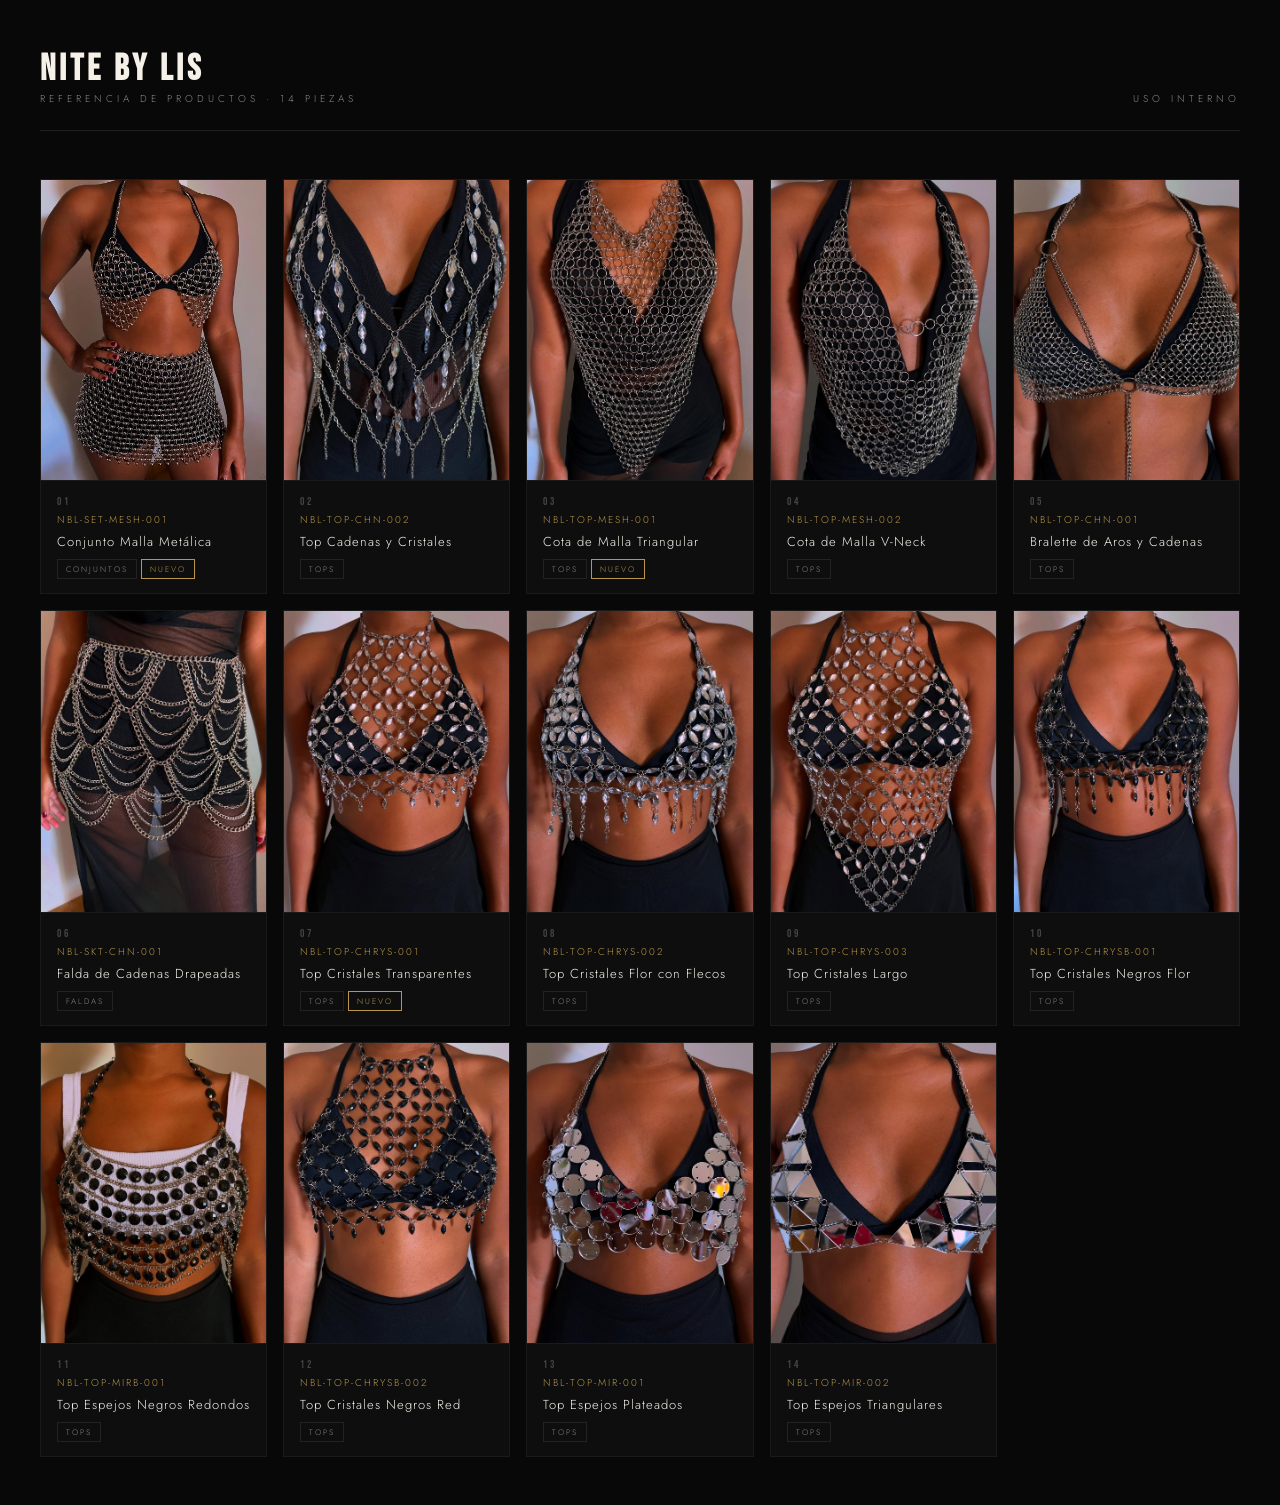
<file: catalogo-ref.html>
<!DOCTYPE html>
<html lang="es">
<head>
  <meta charset="UTF-8">
  <meta name="viewport" content="width=device-width, initial-scale=1.0">
  <title>Catálogo de Referencia — NITE BY LIS</title>
  <link href="https://fonts.googleapis.com/css2?family=Bebas+Neue&family=Jost:wght@200;300;400&display=swap" rel="stylesheet">
  <style>
    *, *::before, *::after { margin: 0; padding: 0; box-sizing: border-box; }

    body {
      background: #080808;
      color: #f5f0e8;
      font-family: 'Jost', sans-serif;
      font-weight: 300;
      padding: 48px 40px;
    }

    header {
      margin-bottom: 48px;
      border-bottom: 1px solid #1f1f1f;
      padding-bottom: 24px;
      display: flex;
      justify-content: space-between;
      align-items: flex-end;
    }

    h1 {
      font-family: 'Bebas Neue', sans-serif;
      font-size: 36px;
      letter-spacing: 4px;
      color: #f5f0e8;
    }

    .subtitle {
      font-size: 10px;
      letter-spacing: 4px;
      text-transform: uppercase;
      color: #888;
    }

    .grid {
      display: grid;
      grid-template-columns: repeat(auto-fill, minmax(200px, 1fr));
      gap: 16px;
    }

    .card {
      background: #0e0e0e;
      border: 1px solid #1a1a1a;
      overflow: hidden;
    }

    .card-img {
      width: 100%;
      aspect-ratio: 3/4;
      object-fit: cover;
      object-position: center top;
      display: block;
    }

    .card-body {
      padding: 14px 16px;
      border-top: 1px solid #1a1a1a;
    }

    .card-num {
      font-family: 'Bebas Neue', sans-serif;
      font-size: 11px;
      letter-spacing: 3px;
      color: #444;
      margin-bottom: 4px;
    }

    .card-code {
      font-size: 10px;
      letter-spacing: 2px;
      color: #b8954a;
      text-transform: uppercase;
      margin-bottom: 6px;
      word-break: break-all;
    }

    .card-name {
      font-size: 13px;
      letter-spacing: 1px;
      color: #f5f0e8;
      margin-bottom: 8px;
      line-height: 1.4;
    }

    .card-cats {
      display: flex;
      flex-wrap: wrap;
      gap: 4px;
    }

    .tag {
      font-size: 8px;
      letter-spacing: 2px;
      text-transform: uppercase;
      padding: 3px 8px;
      border: 1px solid #222;
      color: #888;
    }

    .tag.nuevo { border-color: #b8954a; color: #b8954a; }
    .tag.bestseller { border-color: #c8c8c8; color: #c8c8c8; }
  </style>
</head>
<body>

  <header>
    <div>
      <a href="index.html" style="text-decoration: none; color: inherit;">
        <h1>NITE BY LIS</h1>
      </a>      
      <p class="subtitle">Referencia de productos · 14 piezas</p>
    </div>
    <p class="subtitle">Uso interno</p>
  </header>

  <div class="grid">

    <div class="card">
      <img class="card-img" src="img/1.jpg" alt="Conjunto Malla Metálica">
      <div class="card-body">
        <p class="card-num">01</p>
        <p class="card-code">NBL-SET-MESH-001</p>
        <p class="card-name">Conjunto Malla Metálica</p>
        <div class="card-cats"><span class="tag">conjuntos</span><span class="tag nuevo">nuevo</span></div>
      </div>
    </div>

    <div class="card">
      <img class="card-img" src="img/2.jpg" alt="Top Cadenas y Cristales">
      <div class="card-body">
        <p class="card-num">02</p>
        <p class="card-code">NBL-TOP-CHN-002</p>
        <p class="card-name">Top Cadenas y Cristales</p>
        <div class="card-cats"><span class="tag">tops</span></div>
      </div>
    </div>

    <div class="card">
      <img class="card-img" src="img/3.jpg" alt="Cota de Malla Triangular">
      <div class="card-body">
        <p class="card-num">03</p>
        <p class="card-code">NBL-TOP-MESH-001</p>
        <p class="card-name">Cota de Malla Triangular</p>
        <div class="card-cats"><span class="tag">tops</span><span class="tag nuevo">nuevo</span></div>
      </div>
    </div>

    <div class="card">
      <img class="card-img" src="img/4.jpg" alt="Cota de Malla V-Neck">
      <div class="card-body">
        <p class="card-num">04</p>
        <p class="card-code">NBL-TOP-MESH-002</p>
        <p class="card-name">Cota de Malla V-Neck</p>
        <div class="card-cats"><span class="tag">tops</span></div>
      </div>
    </div>

    <div class="card">
      <img class="card-img" src="img/5.jpg" alt="Bralette de Aros y Cadenas">
      <div class="card-body">
        <p class="card-num">05</p>
        <p class="card-code">NBL-TOP-CHN-001</p>
        <p class="card-name">Bralette de Aros y Cadenas</p>
        <div class="card-cats"><span class="tag">tops</span></div>
      </div>
    </div>

    <div class="card">
      <img class="card-img" src="img/6.jpg" alt="Falda de Cadenas Drapeadas">
      <div class="card-body">
        <p class="card-num">06</p>
        <p class="card-code">NBL-SKT-CHN-001</p>
        <p class="card-name">Falda de Cadenas Drapeadas</p>
        <div class="card-cats"><span class="tag">faldas</span></div>
      </div>
    </div>

    <div class="card">
      <img class="card-img" src="img/7.jpg" alt="Top Cristales Transparentes">
      <div class="card-body">
        <p class="card-num">07</p>
        <p class="card-code">NBL-TOP-CHRYS-001</p>
        <p class="card-name">Top Cristales Transparentes</p>
        <div class="card-cats"><span class="tag">tops</span><span class="tag nuevo">nuevo</span></div>
      </div>
    </div>

    <div class="card">
      <img class="card-img" src="img/8.jpg" alt="Top Cristales Flor con Flecos">
      <div class="card-body">
        <p class="card-num">08</p>
        <p class="card-code">NBL-TOP-CHRYS-002</p>
        <p class="card-name">Top Cristales Flor con Flecos</p>
        <div class="card-cats"><span class="tag">tops</span></div>
      </div>
    </div>

    <div class="card">
      <img class="card-img" src="img/9.jpg" alt="Top Cristales Largo">
      <div class="card-body">
        <p class="card-num">09</p>
        <p class="card-code">NBL-TOP-CHRYS-003</p>
        <p class="card-name">Top Cristales Largo</p>
        <div class="card-cats"><span class="tag">tops</span></div>
      </div>
    </div>

    <div class="card">
      <img class="card-img" src="img/10.jpg" alt="Top Cristales Negros Flor">
      <div class="card-body">
        <p class="card-num">10</p>
        <p class="card-code">NBL-TOP-CHRYSB-001</p>
        <p class="card-name">Top Cristales Negros Flor</p>
        <div class="card-cats"><span class="tag">tops</span></div>
      </div>
    </div>

    <div class="card">
      <img class="card-img" src="img/11.jpg" alt="Top Espejos Negros Redondos">
      <div class="card-body">
        <p class="card-num">11</p>
        <p class="card-code">NBL-TOP-MIRB-001</p>
        <p class="card-name">Top Espejos Negros Redondos</p>
        <div class="card-cats"><span class="tag">tops</span></div>
      </div>
    </div>

    <div class="card">
      <img class="card-img" src="img/12.jpg" alt="Top Cristales Negros Red">
      <div class="card-body">
        <p class="card-num">12</p>
        <p class="card-code">NBL-TOP-CHRYSB-002</p>
        <p class="card-name">Top Cristales Negros Red</p>
        <div class="card-cats"><span class="tag">tops</span></div>
      </div>
    </div>

    <div class="card">
      <img class="card-img" src="img/13.jpg" alt="Top Espejos Plateados">
      <div class="card-body">
        <p class="card-num">13</p>
        <p class="card-code">NBL-TOP-MIR-001</p>
        <p class="card-name">Top Espejos Plateados</p>
        <div class="card-cats"><span class="tag">tops</span></div>
      </div>
    </div>

    <div class="card">
      <img class="card-img" src="img/14.jpg" alt="Top Espejos Triangulares">
      <div class="card-body">
        <p class="card-num">14</p>
        <p class="card-code">NBL-TOP-MIR-002</p>
        <p class="card-name">Top Espejos Triangulares</p>
        <div class="card-cats"><span class="tag">tops</span></div>
      </div>
    </div>

  </div>

</body>
</html>
</file>
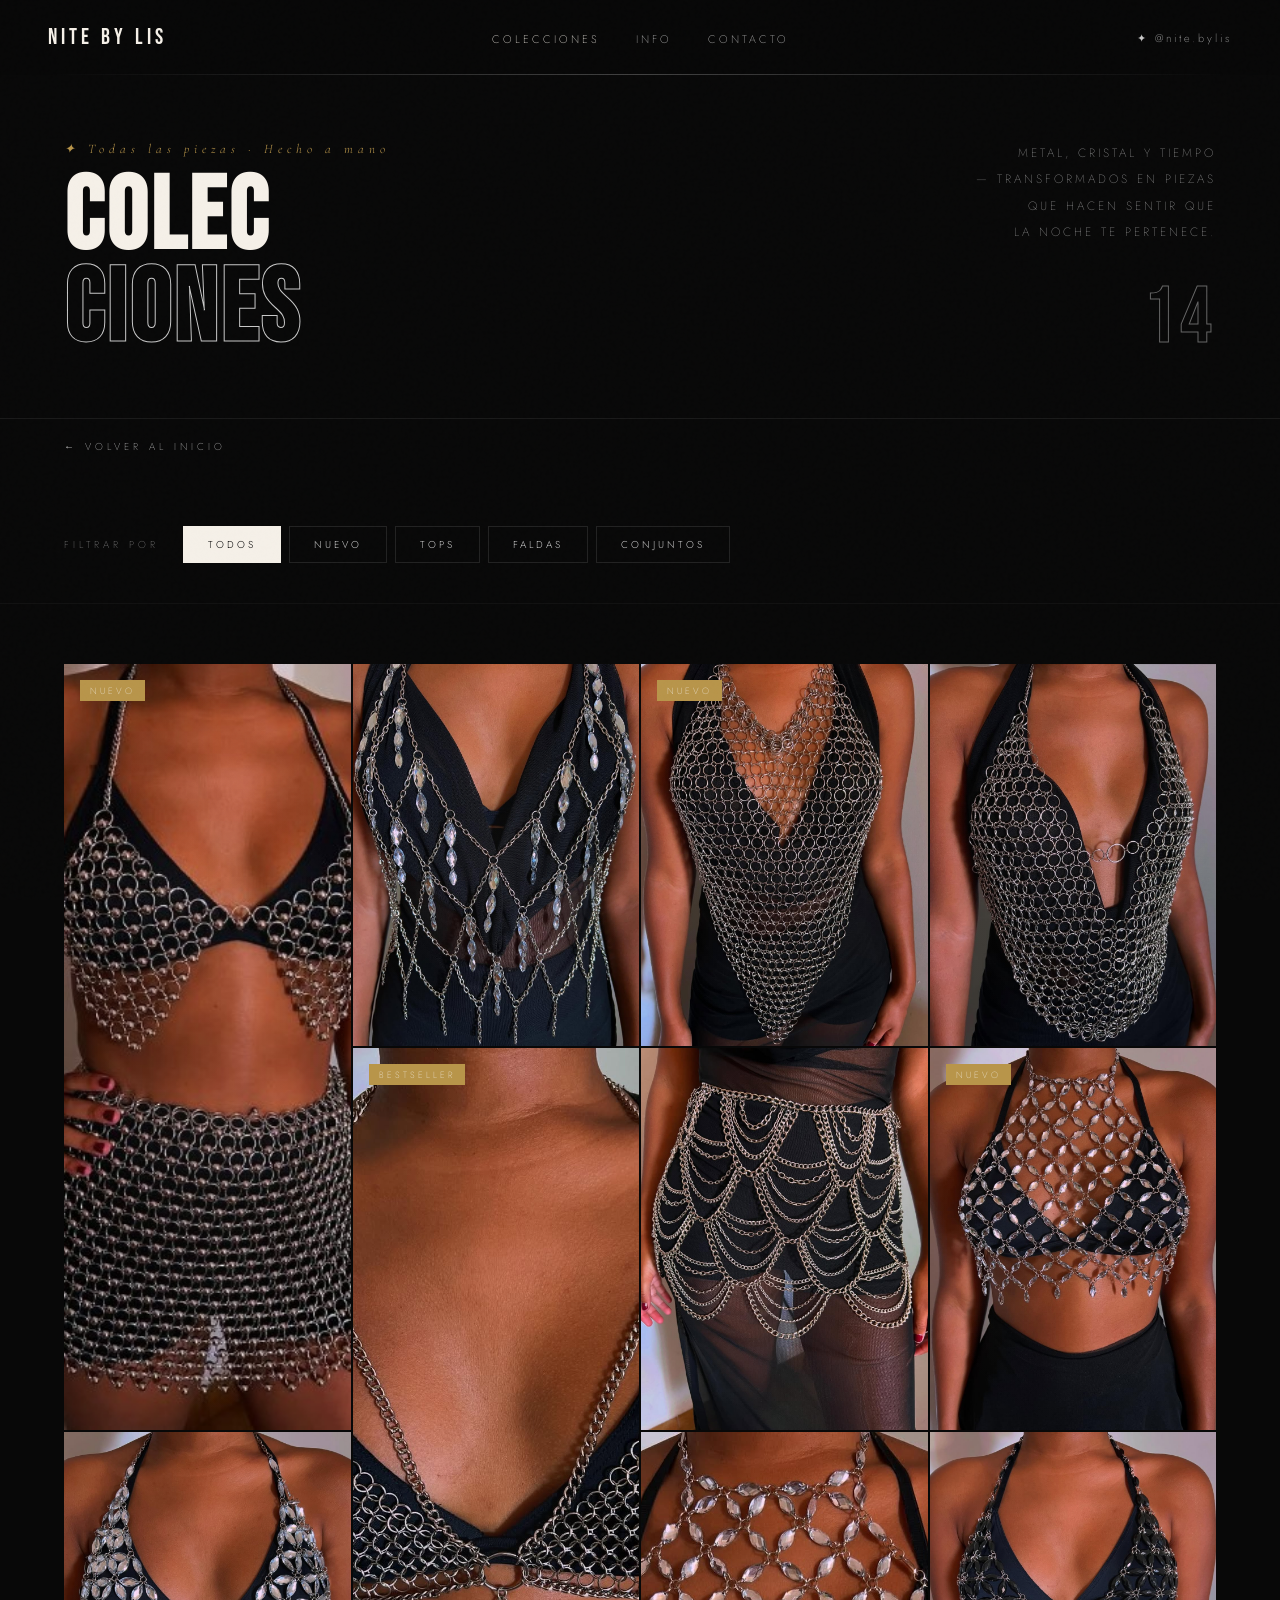
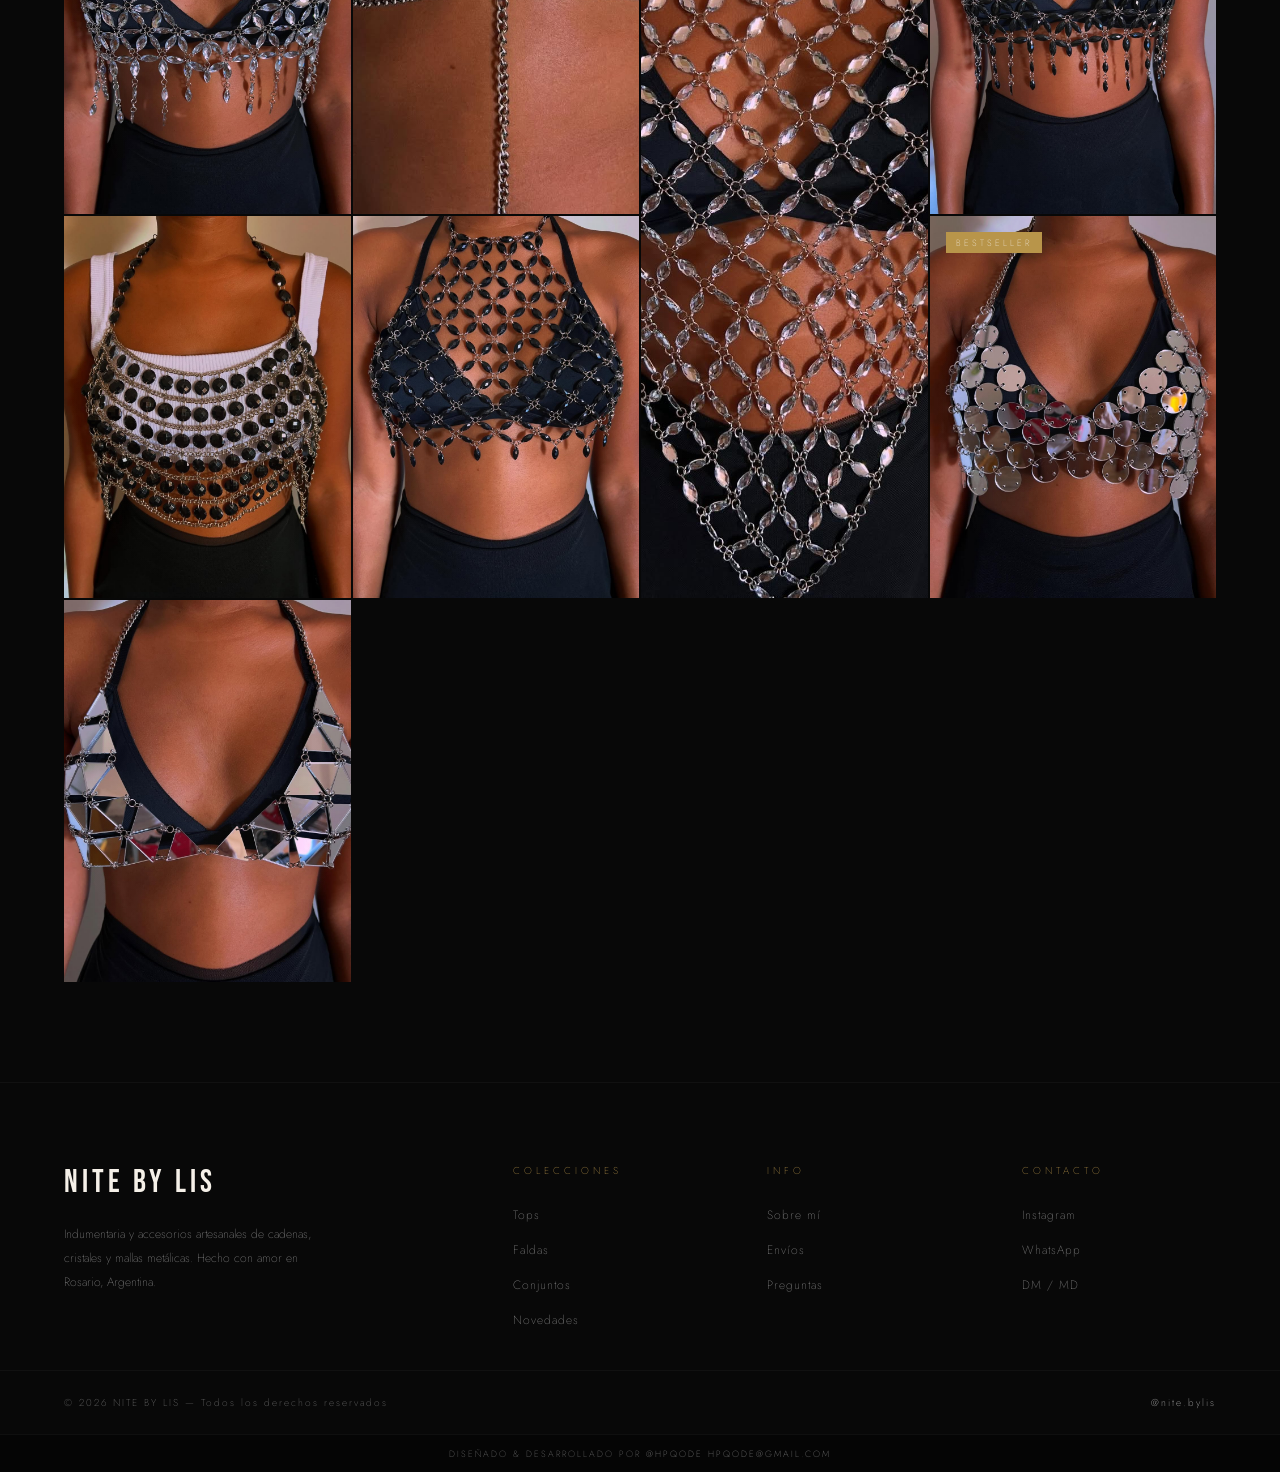
<file: colecciones.html>
<!DOCTYPE html>
<html lang="es">
<head>
  <meta charset="UTF-8">
  <meta name="viewport" content="width=device-width, initial-scale=1.0">
  <meta name="description" content="14 piezas únicas de cadenas, cristales y mallas metálicas. Tops, faldas y conjuntos hechos a mano en Rosario, Argentina.">
  <meta property="og:type"        content="website">
  <meta property="og:site_name"   content="NITE BY LIS">
  <meta property="og:title"       content="Colecciones — NITE BY LIS">
  <meta property="og:description" content="14 piezas únicas de cadenas, cristales y mallas metálicas. Tops, faldas y conjuntos hechos a mano en Rosario, Argentina.">
  <meta property="og:url"         content="https://nitebylis.netlify.app/colecciones.html">
  <meta property="og:image"       content="https://nitebylis.netlify.app/img/1.jpg">
  <meta name="twitter:card"       content="summary_large_image">
  <meta name="twitter:title"      content="Colecciones — NITE BY LIS">
  <meta name="twitter:description" content="14 piezas únicas de cadenas, cristales y mallas metálicas. Tops, faldas y conjuntos hechos a mano en Rosario, Argentina.">
  <meta name="twitter:image"      content="https://nitebylis.netlify.app/img/1.jpg">
  <title>Colecciones — NITE BY LIS</title>
  <link rel="preconnect" href="https://fonts.googleapis.com">
  <link rel="preconnect" href="https://fonts.gstatic.com" crossorigin>
  <link href="https://fonts.googleapis.com/css2?family=Cormorant+Garamond:ital,wght@0,300;0,400;0,700;1,300;1,400&family=Bebas+Neue&family=Jost:wght@200;300;400&display=swap" rel="stylesheet">
  <link rel="canonical" href="https://nitebylis.netlify.app/colecciones.html">
  <link rel="icon" type="image/svg+xml" href="favicon.svg">
  <link rel="stylesheet" href="css/styles.css">
  <link rel="stylesheet" href="css/colecciones.css">
</head>
<body class="page-inner">

  <!-- NAV -->
  <nav>
    <a href="index.html" class="nav-logo">NITE BY LIS</a>
    <ul class="nav-links">
      <!-- <li><a href="tienda.html">Tienda</a></li> -->
      <li><a href="colecciones.html" style="color:var(--white)">Colecciones</a></li>
      <li><a href="info.html">Info</a></li>
      <li><a href="#contacto">Contacto</a></li>
    </ul>
    <a href="https://instagram.com/nite.bylis" class="nav-ig">
      ✦ @nite.bylis
    </a>
    <button class="nav-hamburger" id="navHamburger" aria-label="Abrir menú" aria-expanded="false">
      <span></span><span></span><span></span>
    </button>
  </nav>
  <!-- Mobile nav drawer -->
  <div class="nav-drawer" id="navDrawer" aria-hidden="true">
    <ul class="nav-links">
      <!-- <li><a href="tienda.html">Tienda</a></li> -->
      <li><a href="colecciones.html">Colecciones</a></li>
      <li><a href="info.html">Info</a></li>
      <li><a href="#contacto">Contacto</a></li>
    </ul>
    <a href="https://instagram.com/nite.bylis" class="nav-drawer-ig">✦ @nite.bylis</a>
  </div>

  <!-- PAGE HEADER -->
  <div class="col-header">
    <div class="col-header-left">
      <span class="col-header-eyebrow">✦ Todas las piezas · Hecho a mano</span>
      <h1 class="col-header-title">
        COLEC<br><span>CIONES</span>
      </h1>
    </div>
    <div class="col-header-right">
      <p class="col-header-desc">Metal, cristal y tiempo<br>— transformados en piezas<br>que hacen sentir que<br>la noche te pertenece.</p>
      <p class="col-count">14</p>
    </div>
  </div>

  <!-- BACK -->
  <a href="index.html" class="back-link">← Volver al inicio</a>

  <!-- FILTERS -->
  <div class="filters-wrap">
    <span class="filter-label">Filtrar por</span>
    <button class="filter-btn active" data-filter="all">Todos</button>
    <button class="filter-btn" data-filter="nuevo">Nuevo</button>
    <button class="filter-btn" data-filter="tops">Tops</button>
    <button class="filter-btn" data-filter="faldas">Faldas</button>
    <button class="filter-btn" data-filter="conjuntos">Conjuntos</button>
  </div>

  <!-- GRID -->
  <div class="col-grid-wrap">
    <div class="col-grid">

      <div class="product-card feat reveal" data-cat="conjuntos nuevo" data-id="NBL-SET-MESH-001">
        <div class="product-img"><img loading="lazy" src="img/1.jpg" alt="Conjunto Malla Metálica"></div>
        <div class="product-tag">Nuevo</div>
        <div class="product-overlay">
          <p class="product-id">NBL-SET-MESH-001</p>
          <p class="product-name">Conjunto Malla Metálica</p>
          <p class="product-price">Consultar precio al MD</p>
          <a class="btn-wa wa-link" href="#">Consultar por WhatsApp</a>
        </div>
      </div>

      <div class="product-card reveal" data-cat="tops" data-id="NBL-TOP-CHN-002">
        <div class="product-img"><img loading="lazy" src="img/2.jpg" alt="Top Cadenas y Cristales"></div>
        <div class="product-overlay">
          <p class="product-id">NBL-TOP-CHN-002</p>
          <p class="product-name">Top Cadenas y Cristales</p>
          <p class="product-price">Consultar precio al MD</p>
          <a class="btn-wa wa-link" href="#">Consultar por WhatsApp</a>
        </div>
      </div>

      <div class="product-card reveal" data-cat="tops nuevo" data-id="NBL-TOP-MESH-001">
        <div class="product-img"><img loading="lazy" src="img/3.jpg" alt="Cota de Malla Triangular"></div>
        <div class="product-tag">Nuevo</div>
        <div class="product-overlay">
          <p class="product-id">NBL-TOP-MESH-001</p>
          <p class="product-name">Cota de Malla Triangular</p>
          <p class="product-price">Consultar precio al MD</p>
          <a class="btn-wa wa-link" href="#">Consultar por WhatsApp</a>
        </div>
      </div>

      <div class="product-card reveal" data-cat="tops" data-id="NBL-TOP-MESH-002">
        <div class="product-img"><img loading="lazy" src="img/4.jpg" alt="Cota de Malla V-Neck"></div>
        <div class="product-overlay">
          <p class="product-id">NBL-TOP-MESH-002</p>
          <p class="product-name">Cota de Malla V-Neck</p>
          <p class="product-price">Consultar precio al MD</p>
          <a class="btn-wa wa-link" href="#">Consultar por WhatsApp</a>
        </div>
      </div>

      <div class="product-card feat reveal" data-cat="tops" data-id="NBL-TOP-CHN-001">
        <div class="product-img"><img loading="lazy" src="img/5.jpg" alt="Bralette de Aros y Cadenas"></div>
        <div class="product-tag">Bestseller</div>
        <div class="product-overlay">
          <p class="product-id">NBL-TOP-CHN-001</p>
          <p class="product-name">Bralette de Aros y Cadenas</p>
          <p class="product-price">Consultar precio al MD</p>
          <a class="btn-wa wa-link" href="#">Consultar por WhatsApp</a>
        </div>
      </div>

      <div class="product-card reveal" data-cat="faldas" data-id="NBL-SKT-CHN-001">
        <div class="product-img"><img loading="lazy" src="img/6.jpg" alt="Falda de Cadenas Drapeadas"></div>
        <div class="product-overlay">
          <p class="product-id">NBL-SKT-CHN-001</p>
          <p class="product-name">Falda de Cadenas Drapeadas</p>
          <p class="product-price">Consultar precio al MD</p>
          <a class="btn-wa wa-link" href="#">Consultar por WhatsApp</a>
        </div>
      </div>

      <div class="product-card reveal" data-cat="tops nuevo" data-id="NBL-TOP-CHRYS-001">
        <div class="product-img"><img loading="lazy" src="img/7.jpg" alt="Top Cristales Transparentes"></div>
        <div class="product-tag">Nuevo</div>
        <div class="product-overlay">
          <p class="product-id">NBL-TOP-CHRYS-001</p>
          <p class="product-name">Top Cristales Transparentes</p>
          <p class="product-price">Consultar precio al MD</p>
          <a class="btn-wa wa-link" href="#">Consultar por WhatsApp</a>
        </div>
      </div>

      <div class="product-card reveal" data-cat="tops" data-id="NBL-TOP-CHRYS-002">
        <div class="product-img"><img loading="lazy" src="img/8.jpg" alt="Top Cristales Flor con Flecos"></div>
        <div class="product-overlay">
          <p class="product-id">NBL-TOP-CHRYS-002</p>
          <p class="product-name">Top Cristales Flor con Flecos</p>
          <p class="product-price">Consultar precio al MD</p>
          <a class="btn-wa wa-link" href="#">Consultar por WhatsApp</a>
        </div>
      </div>

      <div class="product-card feat reveal" data-cat="tops" data-id="NBL-TOP-CHRYS-003">
        <div class="product-img"><img loading="lazy" src="img/9.jpg" alt="Top Cristales Largo"></div>
        <div class="product-overlay">
          <p class="product-id">NBL-TOP-CHRYS-003</p>
          <p class="product-name">Top Cristales Largo</p>
          <p class="product-price">Consultar precio al MD</p>
          <a class="btn-wa wa-link" href="#">Consultar por WhatsApp</a>
        </div>
      </div>

      <div class="product-card reveal" data-cat="tops" data-id="NBL-TOP-CHRYSB-001">
        <div class="product-img"><img loading="lazy" src="img/10.jpg" alt="Top Cristales Negros Flor"></div>
        <div class="product-overlay">
          <p class="product-id">NBL-TOP-CHRYSB-001</p>
          <p class="product-name">Top Cristales Negros Flor</p>
          <p class="product-price">Consultar precio al MD</p>
          <a class="btn-wa wa-link" href="#">Consultar por WhatsApp</a>
        </div>
      </div>

      <div class="product-card reveal" data-cat="tops" data-id="NBL-TOP-MIRB-001">
        <div class="product-img"><img loading="lazy" src="img/11.jpg" alt="Top Espejos Negros Redondos"></div>
        <div class="product-overlay">
          <p class="product-id">NBL-TOP-MIRB-001</p>
          <p class="product-name">Top Espejos Negros Redondos</p>
          <p class="product-price">Consultar precio al MD</p>
          <a class="btn-wa wa-link" href="#">Consultar por WhatsApp</a>
        </div>
      </div>

      <div class="product-card reveal" data-cat="tops" data-id="NBL-TOP-CHRYSB-002">
        <div class="product-img"><img loading="lazy" src="img/12.jpg" alt="Top Cristales Negros Red"></div>
        <div class="product-overlay">
          <p class="product-id">NBL-TOP-CHRYSB-002</p>
          <p class="product-name">Top Cristales Negros Red</p>
          <p class="product-price">Consultar precio al MD</p>
          <a class="btn-wa wa-link" href="#">Consultar por WhatsApp</a>
        </div>
      </div>

      <div class="product-card reveal" data-cat="tops" data-id="NBL-TOP-MIR-001">
        <div class="product-img"><img loading="lazy" src="img/13.jpg" alt="Top Espejos Plateados"></div>
        <div class="product-tag">Bestseller</div>
        <div class="product-overlay">
          <p class="product-id">NBL-TOP-MIR-001</p>
          <p class="product-name">Top Espejos Plateados</p>
          <p class="product-price">Consultar precio al MD</p>
          <a class="btn-wa wa-link" href="#">Consultar por WhatsApp</a>
        </div>
      </div>

      <div class="product-card reveal" data-cat="tops" data-id="NBL-TOP-MIR-002">
        <div class="product-img"><img loading="lazy" src="img/14.jpg" alt="Top Espejos Triangulares"></div>
        <div class="product-overlay">
          <p class="product-id">NBL-TOP-MIR-002</p>
          <p class="product-name">Top Espejos Triangulares</p>
          <p class="product-price">Consultar precio al MD</p>
          <a class="btn-wa wa-link" href="#">Consultar por WhatsApp</a>
        </div>
      </div>

    </div>
  </div>

  <!-- FOOTER -->
  <footer>
    <div>
      <p class="footer-brand">NITE BY LIS</p>
      <p class="footer-desc">Indumentaria y accesorios artesanales de cadenas, cristales y mallas metálicas. Hecho con amor en Rosario, Argentina.</p>
    </div>
        <div>
      <p class="footer-col-title">Colecciones</p>
      <ul class="footer-links">
        <li><a href="colecciones.html?filter=tops">Tops</a></li>
        <li><a href="colecciones.html?filter=faldas">Faldas</a></li>
        <li><a href="colecciones.html?filter=conjuntos">Conjuntos</a></li>
        <li><a href="colecciones.html?filter=nuevo">Novedades</a></li>
      </ul>
    </div>
    <div>
      <p class="footer-col-title">Info</p>
      <ul class="footer-links">
        <li><a href="info.html#sobre-mi">Sobre mí</a></li>
        <li><a href="info.html#envios">Envíos</a></li>
        <li><a href="info.html#preguntas">Preguntas</a></li>
      </ul>
    </div>
    <div>
      <p class="footer-col-title" id="contacto">Contacto</p>
      <ul class="footer-links">
        <li><a href="https://instagram.com/nite.bylis" target="_blank" rel="noopener">Instagram</a></li>
        <li><a href="https://wa.me/0000000000000?text=Hola%21%20Quiero%20contactarme%20con%20NITE%20BY%20LIS%20%E2%9C%A6" target="_blank" rel="noopener">WhatsApp</a></li>
        <li><a href="https://instagram.com/nite.bylis" target="_blank" rel="noopener">DM / MD</a></li>
      </ul>
    </div>
  </footer>

  <div class="footer-bottom">
    <p class="footer-copy">© 2026 NITE BY LIS — Todos los derechos reservados</p>
    <a href="https://instagram.com/nite.bylis" class="footer-ig">@nite.bylis</a>
  </div>
  <div class="footer-dev">
    <p class="footer-dev-text">
      Diseñado &amp; desarrollado por
      <a href="https://www.instagram.com/cestmoi_pitt/" target="_blank" rel="noopener" class="footer-dev-link">@hpqode</a>
      <a href="mailto:hpqode@gmail.com" class="footer-dev-link">hpqode@gmail.com</a>
    </p>
  </div>

  <script src="js/config.js"></script>
  <script src="js/main.js"></script>
  <script src="js/colecciones.js"></script>
</body>
</html>
</file>
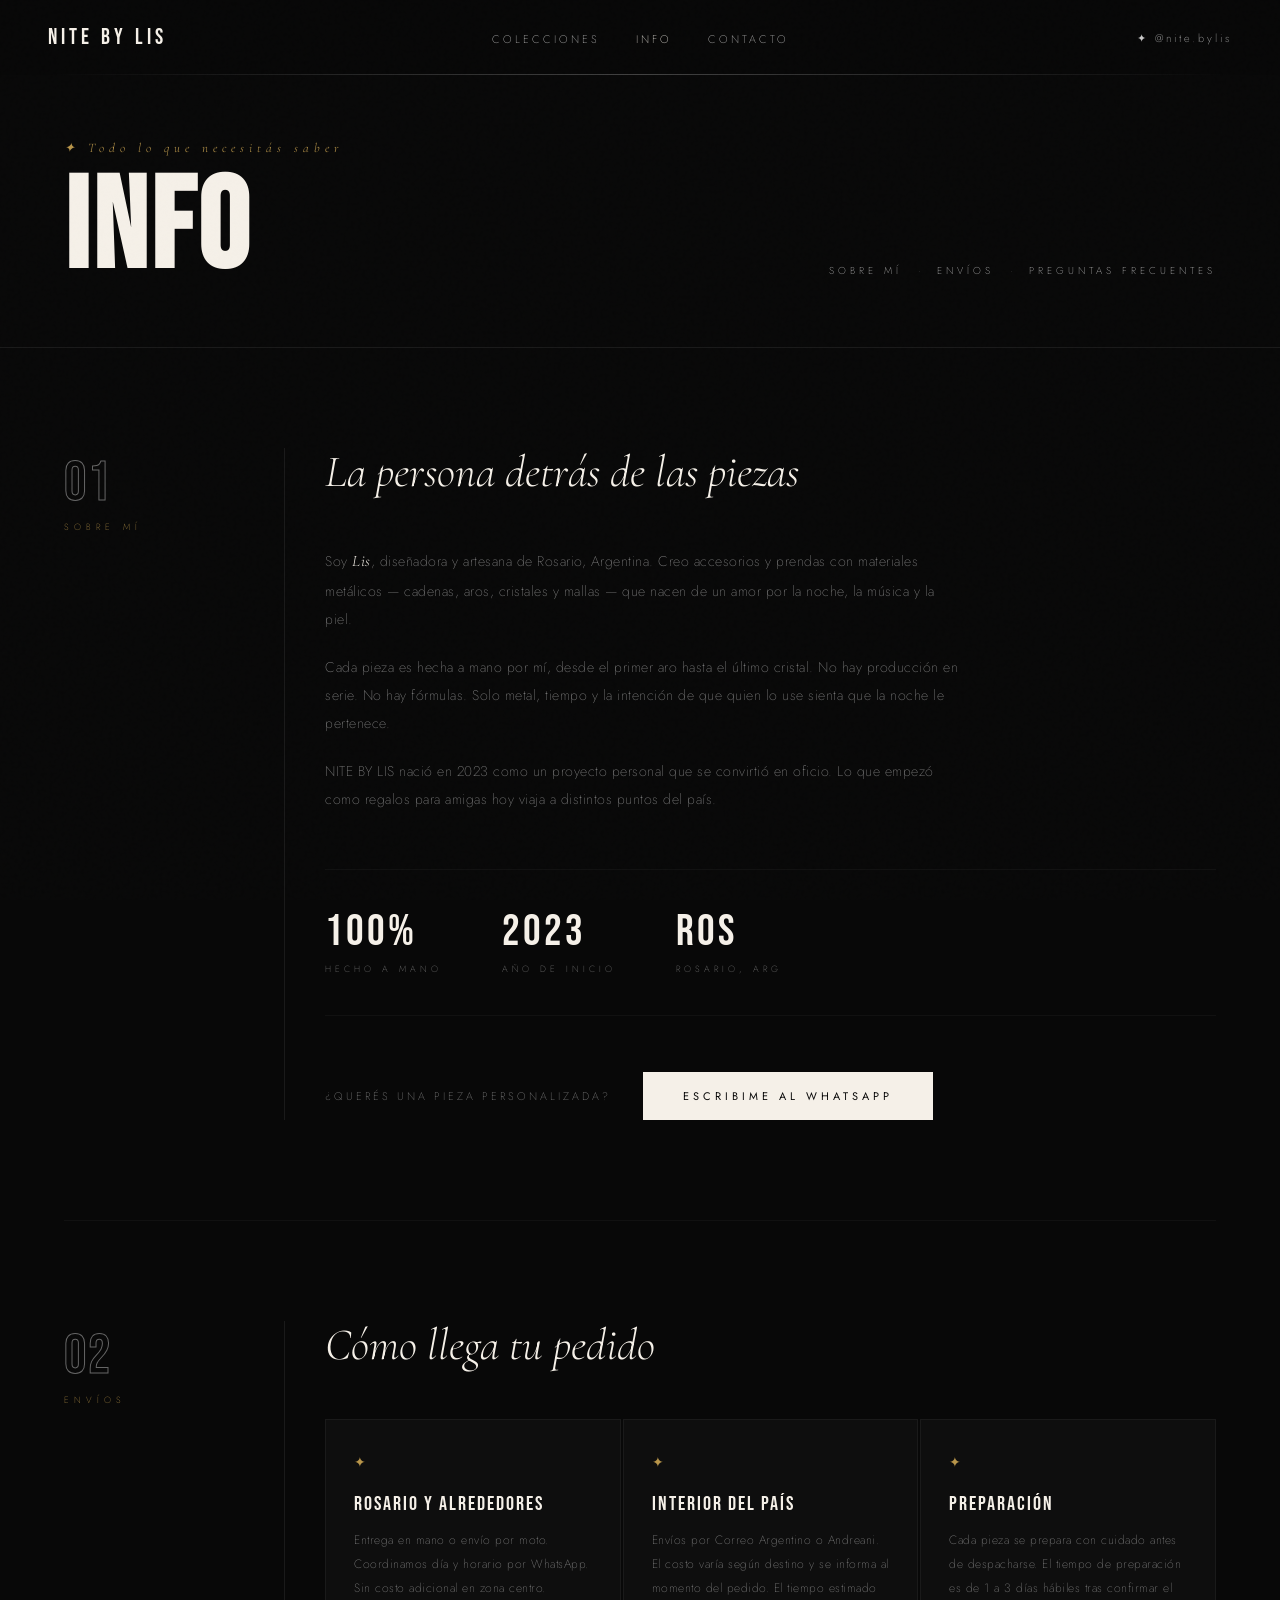
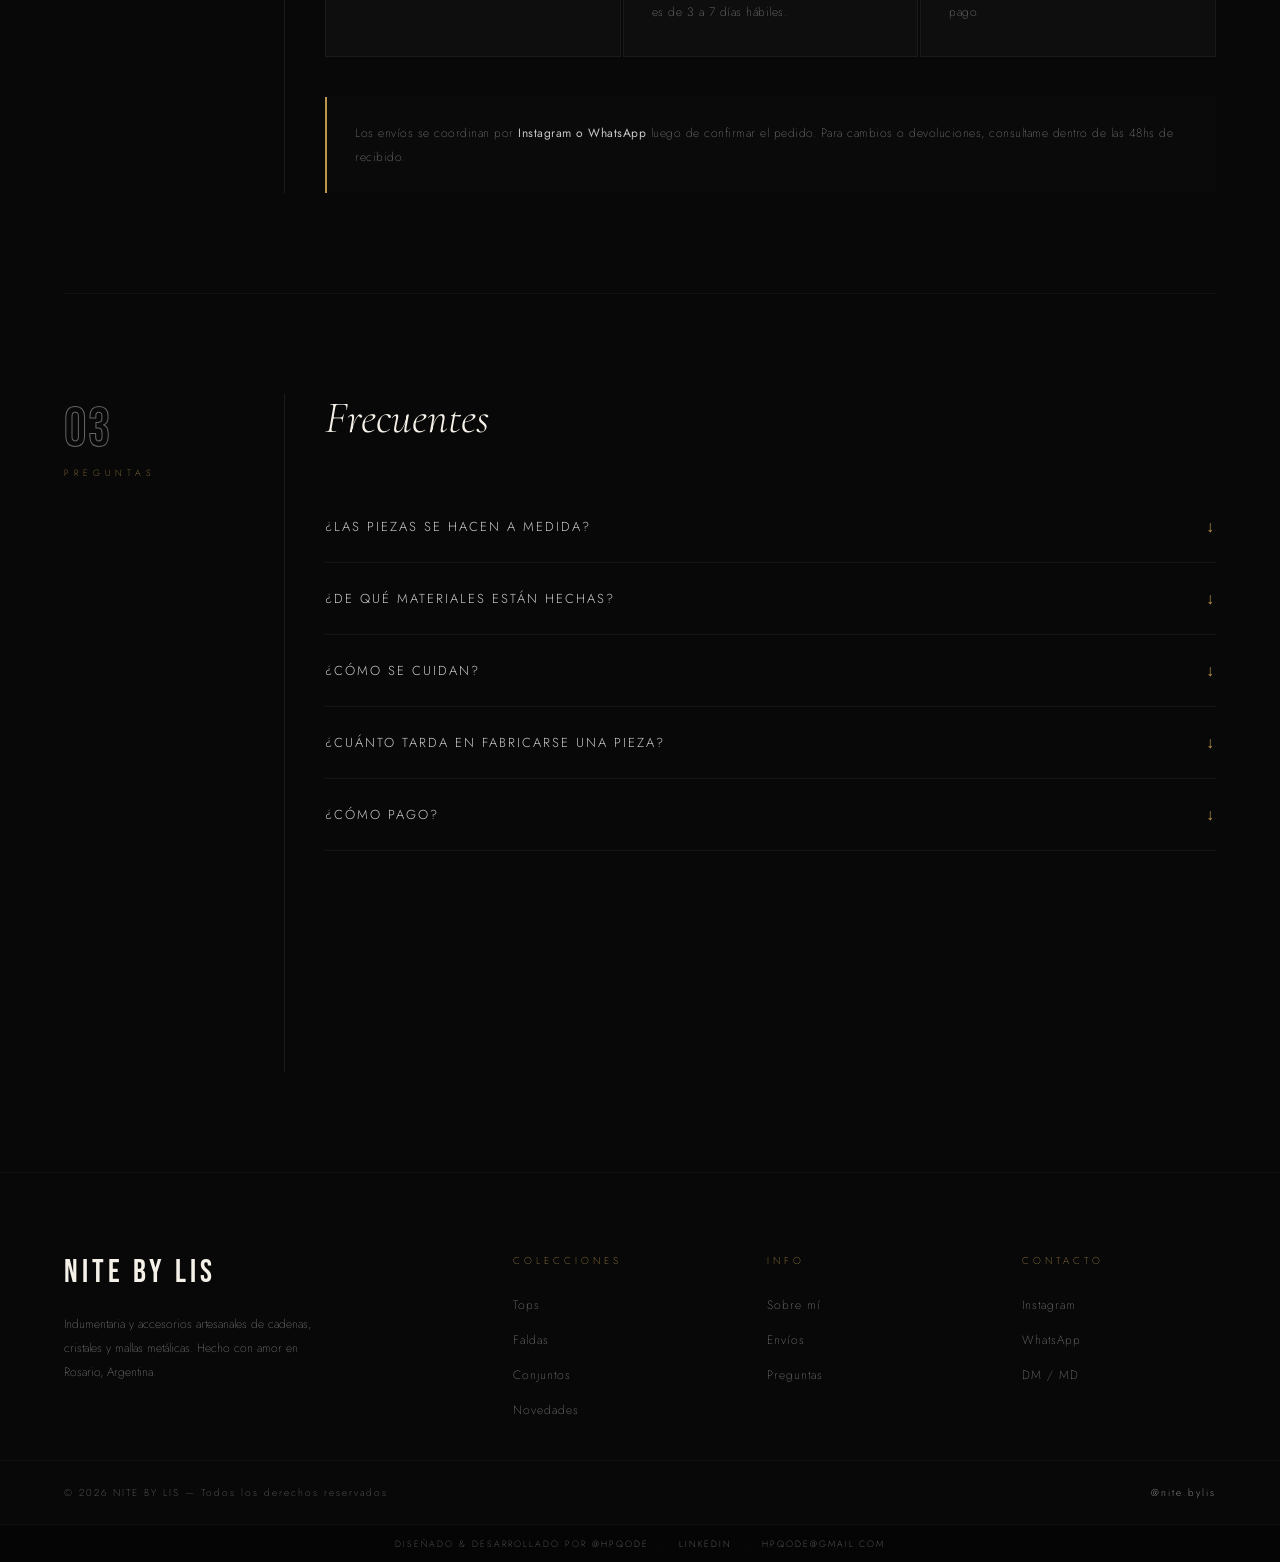
<file: info.html>
<!DOCTYPE html>
<html lang="es">
<head>
  <meta charset="UTF-8">
  <meta name="viewport" content="width=device-width, initial-scale=1.0">
  <meta name="description" content="Sobre la marca, envíos y preguntas frecuentes. NITE BY LIS, accesorios artesanales de metal y cristal, Rosario, Argentina.">
  <meta property="og:type"        content="website">
  <meta property="og:site_name"   content="NITE BY LIS">
  <meta property="og:title"       content="Info — NITE BY LIS">
  <meta property="og:description" content="Sobre la marca, envíos y preguntas frecuentes. NITE BY LIS, accesorios artesanales de metal y cristal, Rosario, Argentina.">
  <meta property="og:url"         content="https://nitebylis.netlify.app/info.html">
  <meta property="og:image"       content="https://nitebylis.netlify.app/img/1.jpg">
  <meta name="twitter:card"       content="summary_large_image">
  <meta name="twitter:title"      content="Info — NITE BY LIS">
  <meta name="twitter:description" content="Sobre la marca, envíos y preguntas frecuentes. NITE BY LIS, accesorios artesanales de metal y cristal, Rosario, Argentina.">
  <meta name="twitter:image"      content="https://nitebylis.netlify.app/img/1.jpg">
  <title>Info — NITE BY LIS</title>
  <link rel="preconnect" href="https://fonts.googleapis.com">
  <link rel="preconnect" href="https://fonts.gstatic.com" crossorigin>
  <link href="https://fonts.googleapis.com/css2?family=Cormorant+Garamond:ital,wght@0,300;0,400;0,700;1,300;1,400&family=Bebas+Neue&family=Jost:wght@200;300;400&display=swap" rel="stylesheet">
  <link rel="canonical" href="https://nitebylis.netlify.app/info.html">
  <link rel="icon" type="image/svg+xml" href="favicon.svg">
  <link rel="stylesheet" href="css/styles.css">
  <link rel="stylesheet" href="css/info.css">
</head>
<body class="page-inner">

  <!-- NAV -->
  <nav>
    <a href="index.html" class="nav-logo">NITE BY LIS</a>
    <ul class="nav-links">
      <!-- <li><a href="tienda.html">Tienda</a></li> -->
      <li><a href="colecciones.html">Colecciones</a></li>
      <li><a href="info.html" style="color:var(--white)">Info</a></li>
      <li><a href="#contacto">Contacto</a></li>
    </ul>
    <a href="https://instagram.com/nite.bylis" class="nav-ig">
      ✦ @nite.bylis
    </a>
    <button class="nav-hamburger" id="navHamburger" aria-label="Abrir menú" aria-expanded="false">
      <span></span><span></span><span></span>
    </button>
  </nav>
  <!-- Mobile nav drawer -->
  <div class="nav-drawer" id="navDrawer" aria-hidden="true">
    <ul class="nav-links">
      <!-- <li><a href="tienda.html">Tienda</a></li> -->
      <li><a href="colecciones.html">Colecciones</a></li>
      <li><a href="info.html">Info</a></li>
      <li><a href="#contacto">Contacto</a></li>
    </ul>
    <a href="https://instagram.com/nite.bylis" class="nav-drawer-ig">✦ @nite.bylis</a>
  </div>

  <!-- PAGE HEADER -->
  <header class="info-header">
    <div class="info-header-inner">
      <span class="info-eyebrow">✦ Todo lo que necesitás saber</span>
      <h1 class="info-title">INFO</h1>
    </div>
    <nav class="info-anchors" aria-label="Secciones">
      <a href="#sobre-mi" class="info-anchor">Sobre mí</a>
      <span class="info-anchor-sep">·</span>
      <a href="#envios" class="info-anchor">Envíos</a>
      <span class="info-anchor-sep">·</span>
      <a href="#preguntas" class="info-anchor">Preguntas frecuentes</a>
    </nav>
  </header>

  <!-- ==============================
       SOBRE MÍ
  ================================= -->
  <section class="info-section" id="sobre-mi">
    <div class="info-section-label reveal">
      <span>01</span>
      <p>Sobre mí</p>
    </div>
    <div class="info-section-body">
      <h2 class="info-section-title reveal">La persona detrás de las piezas</h2>

      <div class="info-bio reveal">
        <p class="info-bio-text">
          Soy <em>Lis</em>, diseñadora y artesana de Rosario, Argentina. Creo accesorios y prendas con materiales metálicos — cadenas, aros, cristales y mallas — que nacen de un amor por la noche, la música y la piel.
        </p>
        <p class="info-bio-text">
          Cada pieza es hecha a mano por mí, desde el primer aro hasta el último cristal. No hay producción en serie. No hay fórmulas. Solo metal, tiempo y la intención de que quien lo use sienta que la noche le pertenece.
        </p>
        <p class="info-bio-text">
          NITE BY LIS nació en 2023 como un proyecto personal que se convirtió en oficio. Lo que empezó como regalos para amigas hoy viaja a distintos puntos del país.
        </p>
      </div>

      <div class="info-stats reveal">
        <div class="info-stat">
          <p class="info-stat-num">100%</p>
          <p class="info-stat-label">Hecho a mano</p>
        </div>
        <div class="info-stat">
          <p class="info-stat-num">2023</p>
          <p class="info-stat-label">Año de inicio</p>
        </div>
        <div class="info-stat">
          <p class="info-stat-num">ROS</p>
          <p class="info-stat-label">Rosario, ARG</p>
        </div>
      </div>

      <div class="info-contact-cta reveal">
        <p class="info-contact-label">¿Querés una pieza personalizada?</p>
        <a href="https://wa.me/0000000000000?text=Hola%21%20Me%20gustar%C3%ADa%20consultar%20por%20una%20pieza%20personalizada%20de%20NITE%20BY%20LIS%20%E2%9C%A6" class="btn-primary" target="_blank" rel="noopener"><span>Escribime al WhatsApp</span></a>
      </div>
    </div>
  </section>

  <div class="info-divider"></div>

  <!-- ==============================
       ENVÍOS
  ================================= -->
  <section class="info-section" id="envios">
    <div class="info-section-label reveal">
      <span>02</span>
      <p>Envíos</p>
    </div>
    <div class="info-section-body">
      <h2 class="info-section-title reveal">Cómo llega tu pedido</h2>

      <div class="info-cards reveal">
        <div class="info-card">
          <p class="info-card-icon">✦</p>
          <p class="info-card-title">Rosario y alrededores</p>
          <p class="info-card-text">Entrega en mano o envío por moto. Coordinamos día y horario por WhatsApp. Sin costo adicional en zona centro.</p>
        </div>
        <div class="info-card">
          <p class="info-card-icon">✦</p>
          <p class="info-card-title">Interior del país</p>
          <p class="info-card-text">Envíos por Correo Argentino o Andreani. El costo varía según destino y se informa al momento del pedido. El tiempo estimado es de 3 a 7 días hábiles.</p>
        </div>
        <div class="info-card">
          <p class="info-card-icon">✦</p>
          <p class="info-card-title">Preparación</p>
          <p class="info-card-text">Cada pieza se prepara con cuidado antes de despacharse. El tiempo de preparación es de 1 a 3 días hábiles tras confirmar el pago.</p>
        </div>
      </div>

      <div class="info-note reveal">
        <p>Los envíos se coordinan por <strong>Instagram o WhatsApp</strong> luego de confirmar el pedido. Para cambios o devoluciones, consultame dentro de las 48hs de recibido.</p>
      </div>
    </div>
  </section>

  <div class="info-divider"></div>

  <!-- ==============================
       PREGUNTAS FRECUENTES
  ================================= -->
  <section class="info-section" id="preguntas">
    <div class="info-section-label reveal">
      <span>03</span>
      <p>Preguntas</p>
    </div>
    <div class="info-section-body">
      <h2 class="info-section-title reveal">Frecuentes</h2>

      <div class="faq-list">

        <div class="faq-item reveal">
          <button class="faq-question" aria-expanded="false">
            ¿Las piezas se hacen a medida?
            <span class="faq-arrow">↓</span>
          </button>
          <div class="faq-answer">
            <p>Sí. Muchas piezas se pueden adaptar en longitud, ancho o material. Consultame por WhatsApp o DM con tus medidas y te digo las posibilidades.</p>
          </div>
        </div>

        <div class="faq-item reveal">
          <button class="faq-question" aria-expanded="false">
            ¿De qué materiales están hechas?
            <span class="faq-arrow">↓</span>
          </button>
          <div class="faq-answer">
            <p>Uso cadenas metálicas bañadas en plata, aros de metal, cristales facetados, espejos cortados y malla metálica. Todos los materiales son hipoalergénicos en su mayoría, pero si tenés sensibilidad en la piel avisame y busco la mejor opción para vos.</p>
          </div>
        </div>

        <div class="faq-item reveal">
          <button class="faq-question" aria-expanded="false">
            ¿Cómo se cuidan?
            <span class="faq-arrow">↓</span>
          </button>
          <div class="faq-answer">
            <p>Evitá el contacto con agua, perfumes y cremas. Guardá en una bolsita o caja para que no se enganchen. Con ese cuidado básico, duran mucho tiempo en perfectas condiciones.</p>
          </div>
        </div>

        <div class="faq-item reveal">
          <button class="faq-question" aria-expanded="false">
            ¿Cuánto tarda en fabricarse una pieza?
            <span class="faq-arrow">↓</span>
          </button>
          <div class="faq-answer">
            <p>Depende de la complejidad. Las piezas de catálogo generalmente están disponibles de inmediato. Los encargos personalizados pueden tardar entre 5 y 15 días hábiles. Te doy un plazo exacto al confirmar el pedido.</p>
          </div>
        </div>

        <div class="faq-item reveal">
          <button class="faq-question" aria-expanded="false">
            ¿Cómo pago?
            <span class="faq-arrow">↓</span>
          </button>
          <div class="faq-answer">
            <p>Actualmente aceptamos transferencia bancaria, Mercado Pago (link de pago) y efectivo en mano. El pago se confirma antes de despachar el pedido.</p>
          </div>
        </div>

        <div class="faq-item reveal">
          <button class="faq-question" aria-expanded="false">
            ¿Hacen envíos al exterior?
            <span class="faq-arrow">↓</span>
          </button>
          <div class="faq-answer">
            <p>Por el momento solo enviamos dentro de Argentina. Si estás en el exterior y querés una pieza, escribime y vemos opciones juntas.</p>
          </div>
        </div>

        <div class="faq-item reveal">
          <button class="faq-question" aria-expanded="false">
            ¿Hacen cambios o devoluciones?
            <span class="faq-arrow">↓</span>
          </button>
          <div class="faq-answer">
            <p>Si la pieza llegó con algún defecto o error de mi parte, la reemplazo sin costo. Para cambios por talla o arrepentimiento, consultame dentro de las 48hs de recibido el pedido.</p>
          </div>
        </div>

      </div>

      <div class="info-contact-cta reveal">
        <p class="info-contact-label">¿Tu pregunta no está acá?</p>
        <a href="https://wa.me/0000000000000?text=Hola%21%20Tengo%20una%20consulta%20sobre%20NITE%20BY%20LIS%20%E2%9C%A6" class="btn-ghost" target="_blank" rel="noopener">Escribime directamente →</a>
      </div>

    </div>
  </section>

  <!-- FOOTER -->
  <footer>
    <div>
      <p class="footer-brand">NITE BY LIS</p>
      <p class="footer-desc">Indumentaria y accesorios artesanales de cadenas, cristales y mallas metálicas. Hecho con amor en Rosario, Argentina.</p>
    </div>
    <div>
      <p class="footer-col-title">Colecciones</p>
      <ul class="footer-links">
        <li><a href="colecciones.html?filter=tops">Tops</a></li>
        <li><a href="colecciones.html?filter=faldas">Faldas</a></li>
        <li><a href="colecciones.html?filter=conjuntos">Conjuntos</a></li>
        <li><a href="colecciones.html?filter=nuevo">Novedades</a></li>
      </ul>
    </div>
    <div>
      <p class="footer-col-title">Info</p>
      <ul class="footer-links">
        <li><a href="info.html#sobre-mi">Sobre mí</a></li>
        <li><a href="info.html#envios">Envíos</a></li>
        <li><a href="info.html#preguntas">Preguntas</a></li>
      </ul>
    </div>
    <div>
      <p class="footer-col-title" id="contacto">Contacto</p>
      <ul class="footer-links">
        <li><a href="https://instagram.com/nite.bylis" target="_blank" rel="noopener">Instagram</a></li>
        <li><a href="https://wa.me/0000000000000?text=Hola%21%20Quiero%20contactarme%20con%20NITE%20BY%20LIS%20%E2%9C%A6" target="_blank" rel="noopener">WhatsApp</a></li>
        <li><a href="https://instagram.com/nite.bylis" target="_blank" rel="noopener">DM / MD</a></li>
      </ul>
    </div>
  </footer>

  <div class="footer-bottom">
    <p class="footer-copy">© 2026 NITE BY LIS — Todos los derechos reservados</p>
    <a href="https://instagram.com/nite.bylis" class="footer-ig">@nite.bylis</a>
  </div>
  <div class="footer-dev">
    <p class="footer-dev-text">
      Diseñado &amp; desarrollado por
      <a href="https://www.instagram.com/cestmoi_pitt/" target="_blank" rel="noopener" class="footer-dev-link">@hpqode</a>
      <span class="footer-dev-sep">·</span>
      <a href="https://www.linkedin.com/in/hpqode" target="_blank" rel="noopener" class="footer-dev-link">LinkedIn</a>
      <span class="footer-dev-sep">·</span>
      <a href="mailto:hpqode@gmail.com" class="footer-dev-link">hpqode@gmail.com</a>
    </p>
  </div>

  <script src="js/config.js"></script>
  <script src="js/main.js"></script>
  <script src="js/info.js"></script>
</body>
</html>
</file>
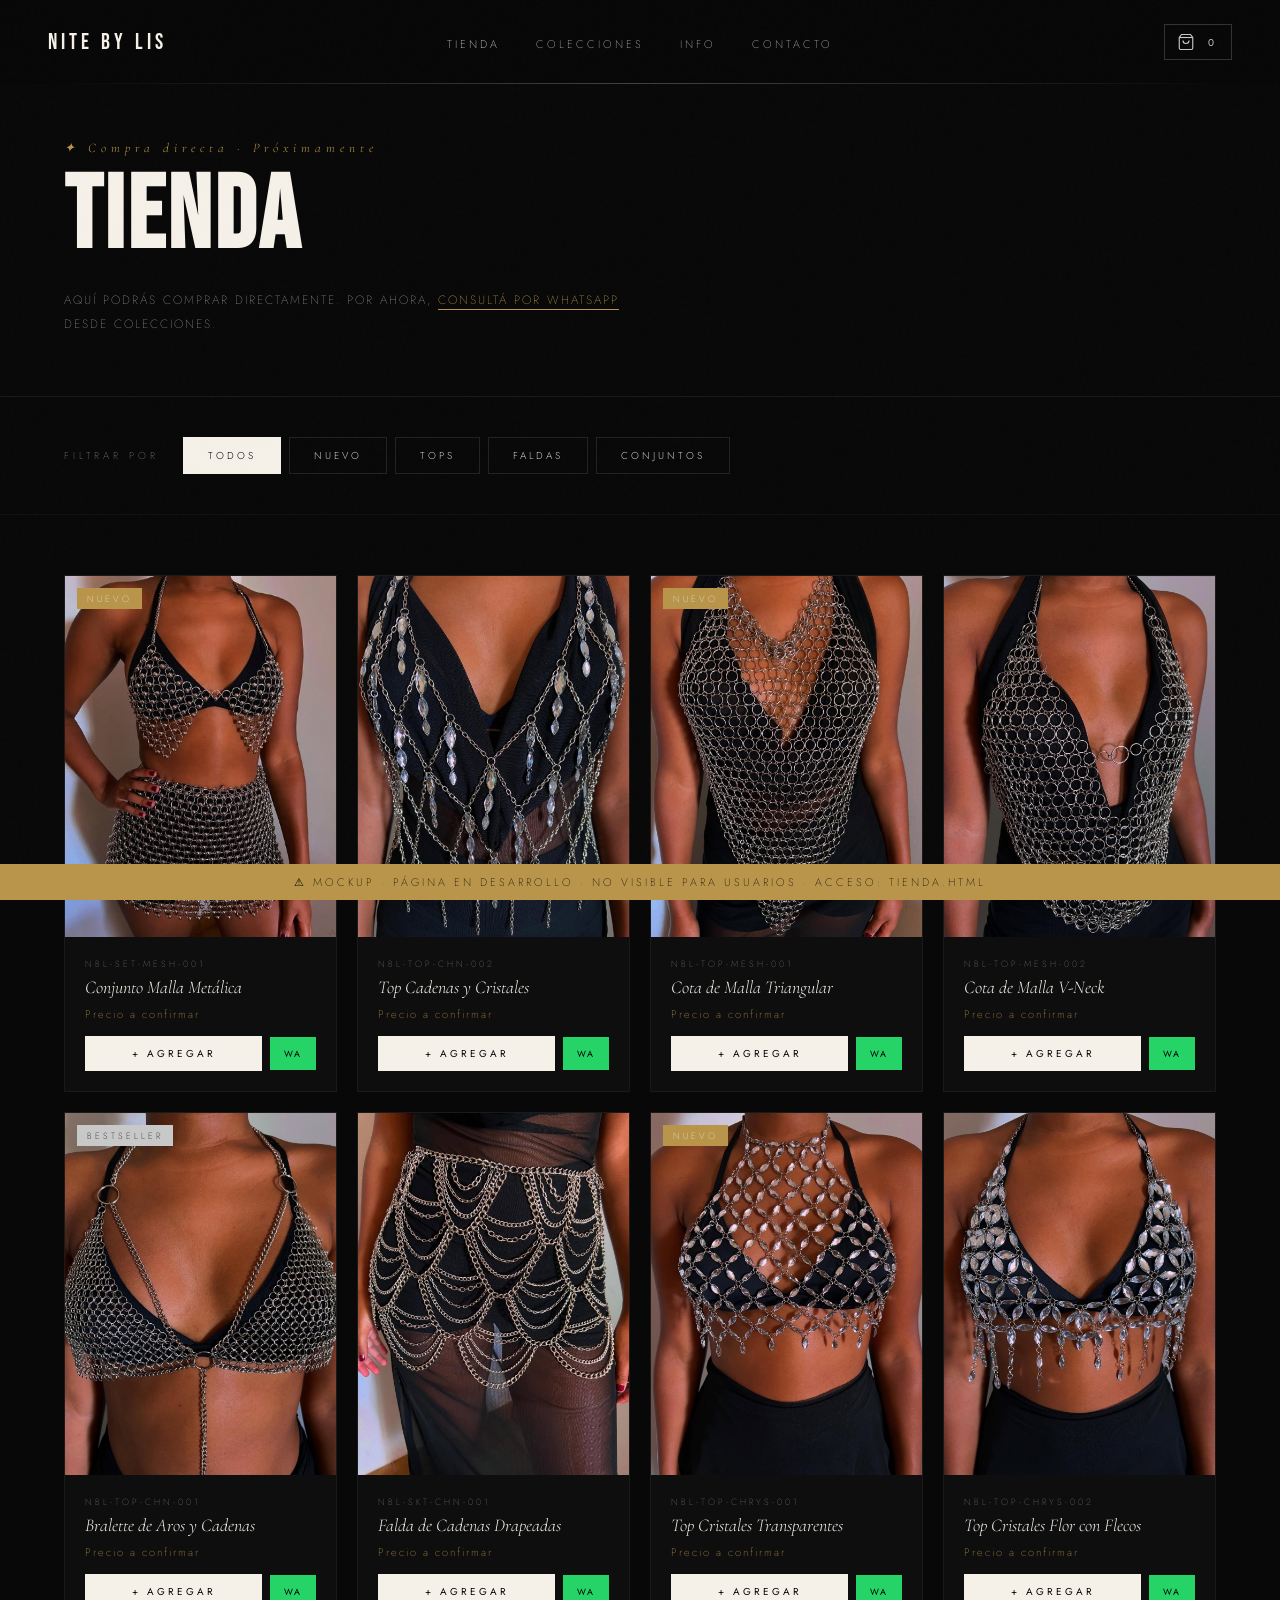
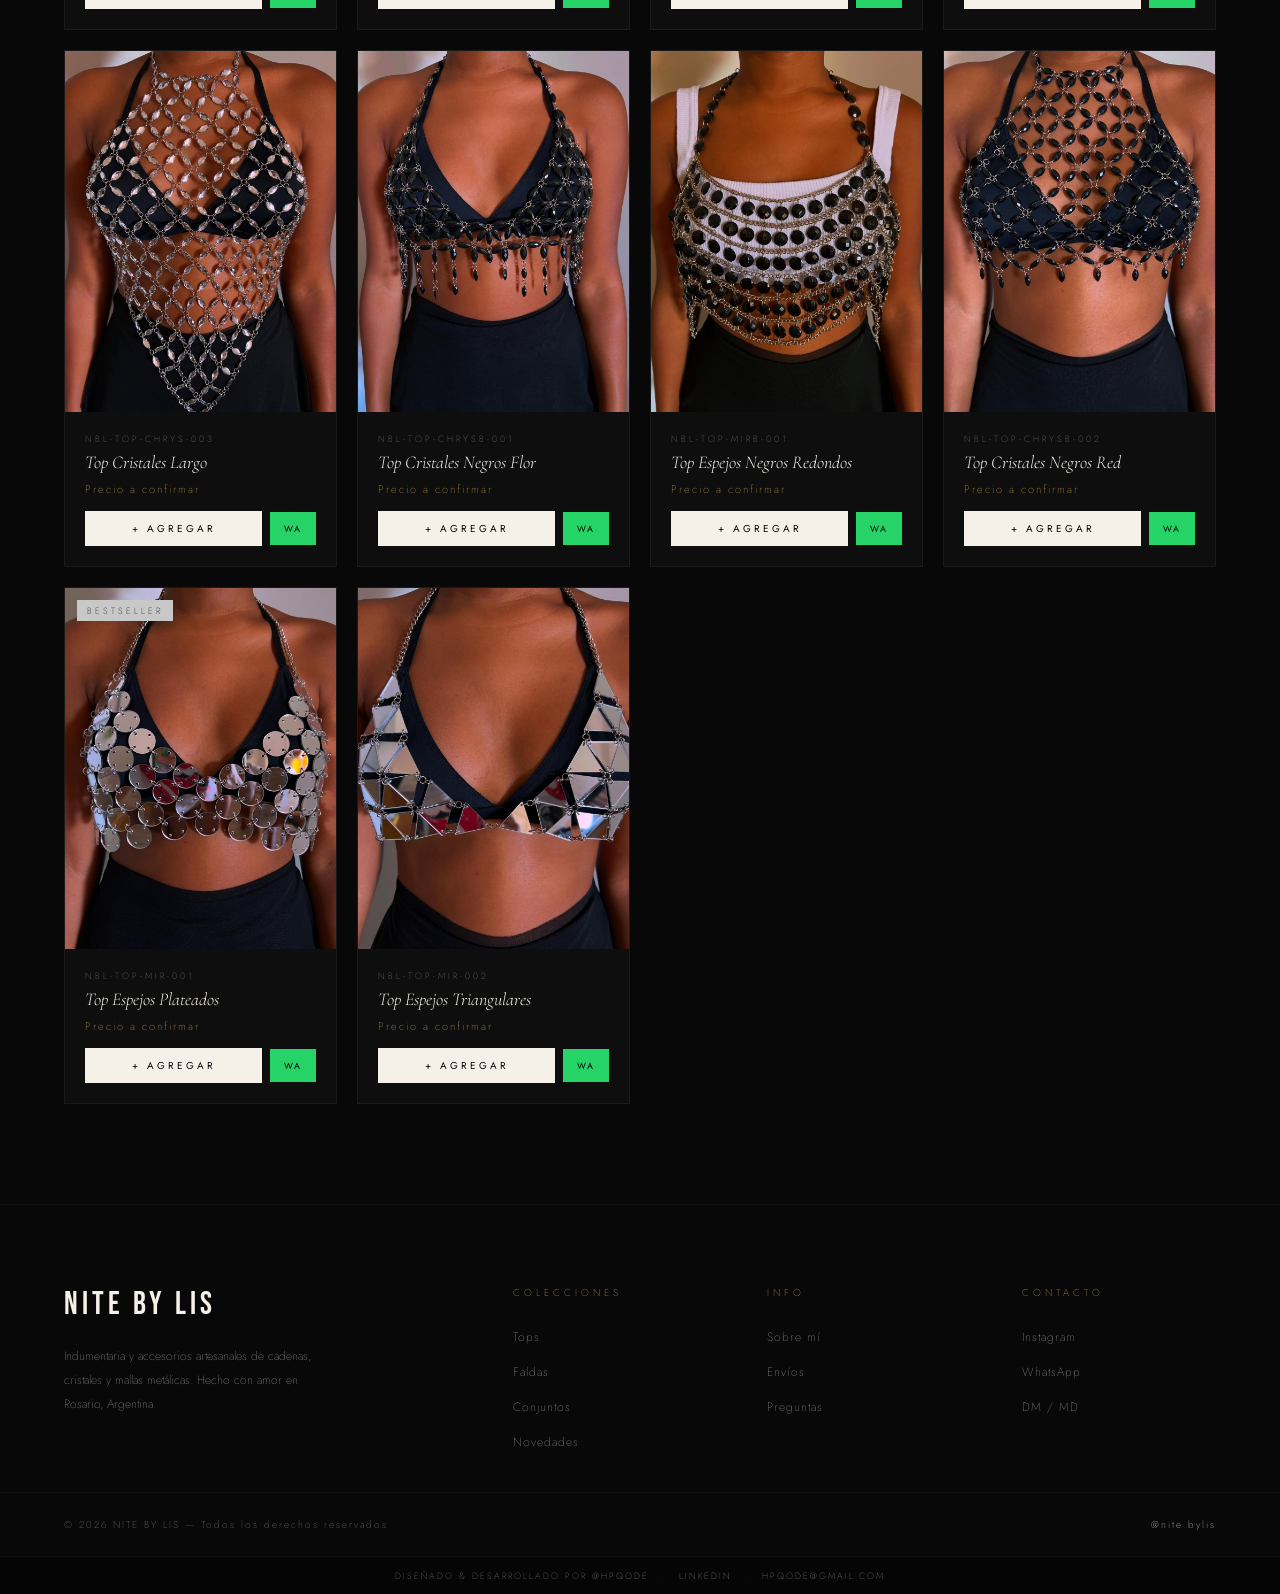
<file: tienda.html>
<!DOCTYPE html>
<html lang="es">
<head>
  <meta charset="UTF-8">
  <meta name="viewport" content="width=device-width, initial-scale=1.0">
  <meta name="description" content="Comprá accesorios de cuerpo artesanales. Cadenas, cristales y mallas metálicas hechas a mano en Rosario, Argentina.">
  <meta property="og:type"        content="website">
  <meta property="og:site_name"   content="NITE BY LIS">
  <meta property="og:title"       content="Tienda — NITE BY LIS">
  <meta property="og:description" content="Comprá accesorios de cuerpo artesanales. Cadenas, cristales y mallas metálicas hechas a mano en Rosario, Argentina.">
  <meta property="og:url"         content="https://nitebylis.netlify.app/tienda.html">
  <meta property="og:image"       content="https://nitebylis.netlify.app/img/1.jpg">
  <meta name="twitter:card"       content="summary_large_image">
  <meta name="twitter:title"      content="Tienda — NITE BY LIS">
  <meta name="twitter:description" content="Comprá accesorios de cuerpo artesanales. Cadenas, cristales y mallas metálicas hechas a mano en Rosario, Argentina.">
  <meta name="twitter:image"      content="https://nitebylis.netlify.app/img/1.jpg">
  <title>Tienda — NITE BY LIS [MOCKUP]</title>
  <link rel="preconnect" href="https://fonts.googleapis.com">
  <link rel="preconnect" href="https://fonts.gstatic.com" crossorigin>
  <link href="https://fonts.googleapis.com/css2?family=Cormorant+Garamond:ital,wght@0,300;0,400;0,700;1,300;1,400&family=Bebas+Neue&family=Jost:wght@200;300;400&display=swap" rel="stylesheet">
  <link rel="canonical" href="https://nitebylis.netlify.app/tienda.html">
  <link rel="icon" type="image/svg+xml" href="favicon.svg">
  <link rel="stylesheet" href="css/styles.css">
  <link rel="stylesheet" href="css/tienda.css">
</head>
<body class="page-inner">

  <!-- MOCKUP BANNER — visible solo en desarrollo -->
  <div class="dev-banner">
    ⚠ MOCKUP · Página en desarrollo · No visible para usuarios · Acceso: tienda.html
  </div>

  <!-- NAV (Tienda visible aquí porque estamos en la página) -->
  <nav>
    <a href="index.html" class="nav-logo">NITE BY LIS</a>
    <ul class="nav-links">
      <li><a href="tienda.html" style="color:var(--white)">Tienda</a></li>
      <li><a href="colecciones.html">Colecciones</a></li>
      <li><a href="info.html">Info</a></li>
      <li><a href="#contacto">Contacto</a></li>
    </ul>
    <button class="cart-toggle" id="cartToggle" aria-label="Abrir carrito">
      <svg viewBox="0 0 24 24" xmlns="http://www.w3.org/2000/svg" width="18" height="18" fill="none" stroke="currentColor" stroke-width="1.5">
        <path d="M6 2L3 6v14a2 2 0 002 2h14a2 2 0 002-2V6l-3-4z"/>
        <line x1="3" y1="6" x2="21" y2="6"/>
        <path d="M16 10a4 4 0 01-8 0"/>
      </svg>
      <span class="cart-count" id="cartCount">0</span>
    </button>
    <button class="nav-hamburger" id="navHamburger" aria-label="Abrir menú" aria-expanded="false">
      <span></span><span></span><span></span>
    </button>
  </nav>
  <!-- Mobile nav drawer -->
  <div class="nav-drawer" id="navDrawer" aria-hidden="true">
    <ul class="nav-links">
      <li><a href="tienda.html">Tienda</a></li>
      <li><a href="colecciones.html">Colecciones</a></li>
      <li><a href="info.html">Info</a></li>
      <li><a href="#contacto">Contacto</a></li>
    </ul>
    <a href="https://instagram.com/nite.bylis" class="nav-drawer-ig">✦ @nite.bylis</a>
  </div>

  <!-- PAGE HEADER -->
  <div class="shop-header">
    <div class="shop-header-inner">
      <span class="shop-eyebrow">✦ Compra directa · Próximamente</span>
      <h1 class="shop-title">TIENDA</h1>
      <p class="shop-desc">Aquí podrás comprar directamente. Por ahora, <a href="colecciones.html">consultá por WhatsApp</a> desde Colecciones.</p>
    </div>
  </div>

  <!-- FILTERS -->
  <div class="filters-wrap">
    <span class="filter-label">Filtrar por</span>
    <button class="filter-btn active" data-filter="all">Todos</button>
    <button class="filter-btn" data-filter="nuevo">Nuevo</button>
    <button class="filter-btn" data-filter="tops">Tops</button>
    <button class="filter-btn" data-filter="faldas">Faldas</button>
    <button class="filter-btn" data-filter="conjuntos">Conjuntos</button>
  </div>

  <!-- SHOP GRID -->
  <div class="shop-grid-wrap">
    <div class="shop-grid">

      <div class="shop-card reveal" data-cat="conjuntos nuevo" data-id="NBL-SET-MESH-001" data-name="Conjunto Malla Metálica" data-price="0">
        <div class="shop-img"><img loading="lazy" src="img/1.jpg" alt="Conjunto Malla Metálica"></div>
        <div class="shop-tag">Nuevo</div>
        <div class="shop-info">
          <p class="shop-id">NBL-SET-MESH-001</p>
          <p class="shop-name">Conjunto Malla Metálica</p>
          <p class="shop-price">Precio a confirmar</p>
          <div class="shop-actions">
            <button class="btn-add-cart" data-id="NBL-SET-MESH-001" data-name="Conjunto Malla Metálica">+ Agregar</button>
            <a class="btn-wa-sm" href="https://wa.me/0000000000000?text=Hola%21%20Quiero%20comprar%3A%20Conjunto%20Malla%20Met%C3%A1lica%20%28NBL-SET-MESH-001%29" target="_blank" rel="noopener">WA</a>
          </div>
        </div>
      </div>

      <div class="shop-card reveal" data-cat="tops" data-id="NBL-TOP-CHN-002" data-name="Top Cadenas y Cristales" data-price="0">
        <div class="shop-img"><img loading="lazy" src="img/2.jpg" alt="Top Cadenas y Cristales"></div>
        <div class="shop-info">
          <p class="shop-id">NBL-TOP-CHN-002</p>
          <p class="shop-name">Top Cadenas y Cristales</p>
          <p class="shop-price">Precio a confirmar</p>
          <div class="shop-actions">
            <button class="btn-add-cart" data-id="NBL-TOP-CHN-002" data-name="Top Cadenas y Cristales">+ Agregar</button>
            <a class="btn-wa-sm" href="https://wa.me/0000000000000?text=Hola%21%20Quiero%20comprar%3A%20Top%20Cadenas%20y%20Cristales%20%28NBL-TOP-CHN-002%29" target="_blank" rel="noopener">WA</a>
          </div>
        </div>
      </div>

      <div class="shop-card reveal" data-cat="tops nuevo" data-id="NBL-TOP-MESH-001" data-name="Cota de Malla Triangular" data-price="0">
        <div class="shop-img"><img loading="lazy" src="img/3.jpg" alt="Cota de Malla Triangular"></div>
        <div class="shop-tag">Nuevo</div>
        <div class="shop-info">
          <p class="shop-id">NBL-TOP-MESH-001</p>
          <p class="shop-name">Cota de Malla Triangular</p>
          <p class="shop-price">Precio a confirmar</p>
          <div class="shop-actions">
            <button class="btn-add-cart" data-id="NBL-TOP-MESH-001" data-name="Cota de Malla Triangular">+ Agregar</button>
            <a class="btn-wa-sm" href="https://wa.me/0000000000000?text=Hola%21%20Quiero%20comprar%3A%20Cota%20de%20Malla%20Triangular%20%28NBL-TOP-MESH-001%29" target="_blank" rel="noopener">WA</a>
          </div>
        </div>
      </div>

      <div class="shop-card reveal" data-cat="tops" data-id="NBL-TOP-MESH-002" data-name="Cota de Malla V-Neck" data-price="0">
        <div class="shop-img"><img loading="lazy" src="img/4.jpg" alt="Cota de Malla V-Neck"></div>
        <div class="shop-info">
          <p class="shop-id">NBL-TOP-MESH-002</p>
          <p class="shop-name">Cota de Malla V-Neck</p>
          <p class="shop-price">Precio a confirmar</p>
          <div class="shop-actions">
            <button class="btn-add-cart" data-id="NBL-TOP-MESH-002" data-name="Cota de Malla V-Neck">+ Agregar</button>
            <a class="btn-wa-sm" href="https://wa.me/0000000000000?text=Hola%21%20Quiero%20comprar%3A%20Cota%20de%20Malla%20V-Neck%20%28NBL-TOP-MESH-002%29" target="_blank" rel="noopener">WA</a>
          </div>
        </div>
      </div>

      <div class="shop-card reveal" data-cat="tops" data-id="NBL-TOP-CHN-001" data-name="Bralette de Aros y Cadenas" data-price="0">
        <div class="shop-img"><img loading="lazy" src="img/5.jpg" alt="Bralette de Aros y Cadenas"></div>
        <div class="shop-tag shop-tag--bs">Bestseller</div>
        <div class="shop-info">
          <p class="shop-id">NBL-TOP-CHN-001</p>
          <p class="shop-name">Bralette de Aros y Cadenas</p>
          <p class="shop-price">Precio a confirmar</p>
          <div class="shop-actions">
            <button class="btn-add-cart" data-id="NBL-TOP-CHN-001" data-name="Bralette de Aros y Cadenas">+ Agregar</button>
            <a class="btn-wa-sm" href="https://wa.me/0000000000000?text=Hola%21%20Quiero%20comprar%3A%20Bralette%20de%20Aros%20y%20Cadenas%20%28NBL-TOP-CHN-001%29" target="_blank" rel="noopener">WA</a>
          </div>
        </div>
      </div>

      <div class="shop-card reveal" data-cat="faldas" data-id="NBL-SKT-CHN-001" data-name="Falda de Cadenas Drapeadas" data-price="0">
        <div class="shop-img"><img loading="lazy" src="img/6.jpg" alt="Falda de Cadenas Drapeadas"></div>
        <div class="shop-info">
          <p class="shop-id">NBL-SKT-CHN-001</p>
          <p class="shop-name">Falda de Cadenas Drapeadas</p>
          <p class="shop-price">Precio a confirmar</p>
          <div class="shop-actions">
            <button class="btn-add-cart" data-id="NBL-SKT-CHN-001" data-name="Falda de Cadenas Drapeadas">+ Agregar</button>
            <a class="btn-wa-sm" href="https://wa.me/0000000000000?text=Hola%21%20Quiero%20comprar%3A%20Falda%20de%20Cadenas%20Drapeadas%20%28NBL-SKT-CHN-001%29" target="_blank" rel="noopener">WA</a>
          </div>
        </div>
      </div>

      <div class="shop-card reveal" data-cat="tops nuevo" data-id="NBL-TOP-CHRYS-001" data-name="Top Cristales Transparentes" data-price="0">
        <div class="shop-img"><img loading="lazy" src="img/7.jpg" alt="Top Cristales Transparentes"></div>
        <div class="shop-tag">Nuevo</div>
        <div class="shop-info">
          <p class="shop-id">NBL-TOP-CHRYS-001</p>
          <p class="shop-name">Top Cristales Transparentes</p>
          <p class="shop-price">Precio a confirmar</p>
          <div class="shop-actions">
            <button class="btn-add-cart" data-id="NBL-TOP-CHRYS-001" data-name="Top Cristales Transparentes">+ Agregar</button>
            <a class="btn-wa-sm" href="https://wa.me/0000000000000?text=Hola%21%20Quiero%20comprar%3A%20Top%20Cristales%20Transparentes%20%28NBL-TOP-CHRYS-001%29" target="_blank" rel="noopener">WA</a>
          </div>
        </div>
      </div>

      <div class="shop-card reveal" data-cat="tops" data-id="NBL-TOP-CHRYS-002" data-name="Top Cristales Flor con Flecos" data-price="0">
        <div class="shop-img"><img loading="lazy" src="img/8.jpg" alt="Top Cristales Flor con Flecos"></div>
        <div class="shop-info">
          <p class="shop-id">NBL-TOP-CHRYS-002</p>
          <p class="shop-name">Top Cristales Flor con Flecos</p>
          <p class="shop-price">Precio a confirmar</p>
          <div class="shop-actions">
            <button class="btn-add-cart" data-id="NBL-TOP-CHRYS-002" data-name="Top Cristales Flor con Flecos">+ Agregar</button>
            <a class="btn-wa-sm" href="https://wa.me/0000000000000?text=Hola%21%20Quiero%20comprar%3A%20Top%20Cristales%20Flor%20con%20Flecos%20%28NBL-TOP-CHRYS-002%29" target="_blank" rel="noopener">WA</a>
          </div>
        </div>
      </div>

      <div class="shop-card reveal" data-cat="tops" data-id="NBL-TOP-CHRYS-003" data-name="Top Cristales Largo" data-price="0">
        <div class="shop-img"><img loading="lazy" src="img/9.jpg" alt="Top Cristales Largo"></div>
        <div class="shop-info">
          <p class="shop-id">NBL-TOP-CHRYS-003</p>
          <p class="shop-name">Top Cristales Largo</p>
          <p class="shop-price">Precio a confirmar</p>
          <div class="shop-actions">
            <button class="btn-add-cart" data-id="NBL-TOP-CHRYS-003" data-name="Top Cristales Largo">+ Agregar</button>
            <a class="btn-wa-sm" href="https://wa.me/0000000000000?text=Hola%21%20Quiero%20comprar%3A%20Top%20Cristales%20Largo%20%28NBL-TOP-CHRYS-003%29" target="_blank" rel="noopener">WA</a>
          </div>
        </div>
      </div>

      <div class="shop-card reveal" data-cat="tops" data-id="NBL-TOP-CHRYSB-001" data-name="Top Cristales Negros Flor" data-price="0">
        <div class="shop-img"><img loading="lazy" src="img/10.jpg" alt="Top Cristales Negros Flor"></div>
        <div class="shop-info">
          <p class="shop-id">NBL-TOP-CHRYSB-001</p>
          <p class="shop-name">Top Cristales Negros Flor</p>
          <p class="shop-price">Precio a confirmar</p>
          <div class="shop-actions">
            <button class="btn-add-cart" data-id="NBL-TOP-CHRYSB-001" data-name="Top Cristales Negros Flor">+ Agregar</button>
            <a class="btn-wa-sm" href="https://wa.me/0000000000000?text=Hola%21%20Quiero%20comprar%3A%20Top%20Cristales%20Negros%20Flor%20%28NBL-TOP-CHRYSB-001%29" target="_blank" rel="noopener">WA</a>
          </div>
        </div>
      </div>

      <div class="shop-card reveal" data-cat="tops" data-id="NBL-TOP-MIRB-001" data-name="Top Espejos Negros Redondos" data-price="0">
        <div class="shop-img"><img loading="lazy" src="img/11.jpg" alt="Top Espejos Negros Redondos"></div>
        <div class="shop-info">
          <p class="shop-id">NBL-TOP-MIRB-001</p>
          <p class="shop-name">Top Espejos Negros Redondos</p>
          <p class="shop-price">Precio a confirmar</p>
          <div class="shop-actions">
            <button class="btn-add-cart" data-id="NBL-TOP-MIRB-001" data-name="Top Espejos Negros Redondos">+ Agregar</button>
            <a class="btn-wa-sm" href="https://wa.me/0000000000000?text=Hola%21%20Quiero%20comprar%3A%20Top%20Espejos%20Negros%20Redondos%20%28NBL-TOP-MIRB-001%29" target="_blank" rel="noopener">WA</a>
          </div>
        </div>
      </div>

      <div class="shop-card reveal" data-cat="tops" data-id="NBL-TOP-CHRYSB-002" data-name="Top Cristales Negros Red" data-price="0">
        <div class="shop-img"><img loading="lazy" src="img/12.jpg" alt="Top Cristales Negros Red"></div>
        <div class="shop-info">
          <p class="shop-id">NBL-TOP-CHRYSB-002</p>
          <p class="shop-name">Top Cristales Negros Red</p>
          <p class="shop-price">Precio a confirmar</p>
          <div class="shop-actions">
            <button class="btn-add-cart" data-id="NBL-TOP-CHRYSB-002" data-name="Top Cristales Negros Red">+ Agregar</button>
            <a class="btn-wa-sm" href="https://wa.me/0000000000000?text=Hola%21%20Quiero%20comprar%3A%20Top%20Cristales%20Negros%20Red%20%28NBL-TOP-CHRYSB-002%29" target="_blank" rel="noopener">WA</a>
          </div>
        </div>
      </div>

      <div class="shop-card reveal" data-cat="tops" data-id="NBL-TOP-MIR-001" data-name="Top Espejos Plateados" data-price="0">
        <div class="shop-img"><img loading="lazy" src="img/13.jpg" alt="Top Espejos Plateados"></div>
        <div class="shop-tag shop-tag--bs">Bestseller</div>
        <div class="shop-info">
          <p class="shop-id">NBL-TOP-MIR-001</p>
          <p class="shop-name">Top Espejos Plateados</p>
          <p class="shop-price">Precio a confirmar</p>
          <div class="shop-actions">
            <button class="btn-add-cart" data-id="NBL-TOP-MIR-001" data-name="Top Espejos Plateados">+ Agregar</button>
            <a class="btn-wa-sm" href="https://wa.me/0000000000000?text=Hola%21%20Quiero%20comprar%3A%20Top%20Espejos%20Plateados%20%28NBL-TOP-MIR-001%29" target="_blank" rel="noopener">WA</a>
          </div>
        </div>
      </div>

      <div class="shop-card reveal" data-cat="tops" data-id="NBL-TOP-MIR-002" data-name="Top Espejos Triangulares" data-price="0">
        <div class="shop-img"><img loading="lazy" src="img/14.jpg" alt="Top Espejos Triangulares"></div>
        <div class="shop-info">
          <p class="shop-id">NBL-TOP-MIR-002</p>
          <p class="shop-name">Top Espejos Triangulares</p>
          <p class="shop-price">Precio a confirmar</p>
          <div class="shop-actions">
            <button class="btn-add-cart" data-id="NBL-TOP-MIR-002" data-name="Top Espejos Triangulares">+ Agregar</button>
            <a class="btn-wa-sm" href="https://wa.me/0000000000000?text=Hola%21%20Quiero%20comprar%3A%20Top%20Espejos%20Triangulares%20%28NBL-TOP-MIR-002%29" target="_blank" rel="noopener">WA</a>
          </div>
        </div>
      </div>

    </div>
  </div>

  <!-- CART DRAWER -->
  <div class="cart-overlay" id="cartOverlay"></div>
  <aside class="cart-drawer" id="cartDrawer" aria-hidden="true">
    <div class="cart-drawer-header">
      <p class="cart-drawer-title">Carrito</p>
      <button class="cart-close" id="cartClose" aria-label="Cerrar carrito">✕</button>
    </div>

    <div class="cart-items" id="cartItems">
      <p class="cart-empty">Tu carrito está vacío.</p>
    </div>

    <div class="cart-footer">
      <div class="cart-total-row">
        <span class="cart-total-label">Total</span>
        <span class="cart-total-val" id="cartTotal">A confirmar</span>
      </div>

      <!-- MercadoPago mockup -->
      <div class="mp-section">
        <p class="mp-label">✦ Pago seguro con</p>
        <div class="mp-logo">
          <svg viewBox="0 0 120 28" xmlns="http://www.w3.org/2000/svg" fill="none">
            <text x="0" y="22" font-family="Arial Black, sans-serif" font-size="20" font-weight="900" fill="#009EE3">mercado</text>
            <text x="74" y="22" font-family="Arial Black, sans-serif" font-size="20" font-weight="900" fill="#00BCD4">pago</text>
          </svg>
        </div>
        <p class="mp-note">⚠ Integración pendiente — los precios serán definidos antes del lanzamiento.</p>
        <button class="btn-mp" id="btnCheckout" disabled>Pagar con Mercado Pago</button>
        <p class="mp-alt">— o —</p>
        <a class="btn-wa-checkout" id="btnWaCheckout" href="#" target="_blank" rel="noopener">Finalizar por WhatsApp</a>
      </div>
    </div>
  </aside>

  <!-- FOOTER -->
  <footer>
    <div>
      <p class="footer-brand">NITE BY LIS</p>
      <p class="footer-desc">Indumentaria y accesorios artesanales de cadenas, cristales y mallas metálicas. Hecho con amor en Rosario, Argentina.</p>
    </div>
        <div>
      <p class="footer-col-title">Colecciones</p>
      <ul class="footer-links">
        <li><a href="colecciones.html?filter=tops">Tops</a></li>
        <li><a href="colecciones.html?filter=faldas">Faldas</a></li>
        <li><a href="colecciones.html?filter=conjuntos">Conjuntos</a></li>
        <li><a href="colecciones.html?filter=nuevo">Novedades</a></li>
      </ul>
    </div>
    <div>
      <p class="footer-col-title">Info</p>
      <ul class="footer-links">
        <li><a href="info.html#sobre-mi">Sobre mí</a></li>
        <li><a href="info.html#envios">Envíos</a></li>
        <li><a href="info.html#preguntas">Preguntas</a></li>
      </ul>
    </div>
    <div>
      <p class="footer-col-title" id="contacto">Contacto</p>
      <ul class="footer-links">
        <li><a href="https://instagram.com/nite.bylis" target="_blank" rel="noopener">Instagram</a></li>
        <li><a href="https://wa.me/0000000000000?text=Hola%21%20Quiero%20contactarme%20con%20NITE%20BY%20LIS%20%E2%9C%A6" target="_blank" rel="noopener">WhatsApp</a></li>
        <li><a href="https://instagram.com/nite.bylis" target="_blank" rel="noopener">DM / MD</a></li>
      </ul>
    </div>
  </footer>

  <div class="footer-bottom">
    <p class="footer-copy">© 2026 NITE BY LIS — Todos los derechos reservados</p>
    <a href="https://instagram.com/nite.bylis" class="footer-ig">@nite.bylis</a>
  </div>
  <div class="footer-dev">
    <p class="footer-dev-text">
      Diseñado &amp; desarrollado por
      <a href="https://www.instagram.com/cestmoi_pitt/" target="_blank" rel="noopener" class="footer-dev-link">@hpqode</a>
      <span class="footer-dev-sep">·</span>
      <a href="https://www.linkedin.com/in/hpqode" target="_blank" rel="noopener" class="footer-dev-link">LinkedIn</a>
      <span class="footer-dev-sep">·</span>
      <a href="mailto:hpqode@gmail.com" class="footer-dev-link">hpqode@gmail.com</a>
    </p>
  </div>


  <script src="js/config.js"></script>
  <script src="js/main.js"></script>
  <script src="js/tienda.js"></script>
</body>
</html>
</file>
<file: css/styles.css>
/* ============================================
   NITE BY LIS — Editorial Dark
   styles.css
   ============================================ */

/* ---------- Variables ---------- */
:root {
  --black: #080808;
  --white: #f5f0e8;
  --silver: #c8c8c8;
  --gold: #b8954a;
  --dim: #1a1a1a;
  --text-muted: #888;
}

/* ---------- Reset & Base ---------- */
*, *::before, *::after {
  margin: 0;
  padding: 0;
  box-sizing: border-box;
}

html {
  scroll-behavior: smooth;
  overflow-x: hidden;
}

body {
  background: var(--black);
  color: var(--white);
  font-family: 'Jost', sans-serif;
  font-weight: 200;
  overflow-x: hidden;
  cursor: crosshair;
}

/* Grain overlay */
body::before {
  content: '';
  position: fixed;
  inset: 0;
  background-image: url("data:image/svg+xml,%3Csvg viewBox='0 0 256 256' xmlns='http://www.w3.org/2000/svg'%3E%3Cfilter id='noise'%3E%3CfeTurbulence type='fractalNoise' baseFrequency='0.9' numOctaves='4' stitchTiles='stitch'/%3E%3C/filter%3E%3Crect width='100%25' height='100%25' filter='url(%23noise)' opacity='0.04'/%3E%3C/svg%3E");
  pointer-events: none;
  z-index: 9999;
  opacity: 0.4;
}

/* ---------- Navigation ---------- */
body > nav {
  position: fixed;
  top: 0;
  left: 0;
  right: 0;
  z-index: 100;
  display: flex;
  justify-content: space-between;
  align-items: center;
  padding: 24px 48px;
  background: transparent;
  backdrop-filter: blur(0px);
  -webkit-backdrop-filter: blur(0px);
  transition: background 0.4s ease, backdrop-filter 0.4s ease, -webkit-backdrop-filter 0.4s ease;
}


body.page-inner > nav {
  background: rgba(8,8,8,0.92) !important;
  backdrop-filter: blur(10px) !important;
  -webkit-backdrop-filter: blur(10px) !important;
}

body > nav::after {
  content: '';
  position: absolute;
  bottom: 0;
  left: 48px;
  right: 48px;
  height: 1px;
  background: linear-gradient(90deg, transparent, var(--silver), transparent);
  opacity: 0.3;
}

.nav-logo {
  font-family: 'Bebas Neue', sans-serif;
  font-size: 22px;
  letter-spacing: 4px;
  color: var(--white);
  text-decoration: none;
}

.nav-links {
  display: flex;
  gap: 36px;
  list-style: none;
  position: absolute;
  left: 50%;
  transform: translateX(-50%);
}

.nav-links a {
  font-size: 11px;
  letter-spacing: 3px;
  text-transform: uppercase;
  color: var(--silver);
  text-decoration: none;
  transition: color 0.3s;
}

.nav-links a:hover {
  color: var(--white);
}

.nav-ig {
  font-size: 11px;
  letter-spacing: 3px;
  color: var(--silver);
  text-decoration: none;
}
.hero {
  min-height: 100vh;    /* fallback navegadores viejos */
  min-height: 100dvh;   /* ← llena el viewport pero puede crecer si el contenido lo necesita */
  display: grid;
  grid-template-columns: 1fr 1fr;
  align-items: stretch;
  position: relative;
  overflow: hidden;
  z-index: 2;           /* ← evita que marquee/section (z-index:1) tapen el borde inferior */
}

.hero-left {
  display: flex;
  flex-direction: column;
  justify-content: center;
  padding: 100px 64px 60px;
  position: relative;
}

.hero-tagline {
  font-family: 'Cormorant Garamond', serif;
  font-style: italic;
  font-size: 14px;
  letter-spacing: 4px;
  color: var(--gold);
  margin-bottom: 24px;
  opacity: 0;
  animation: fadeUp 1s 0.3s ease forwards;
}

.hero-title {
  font-family: 'Bebas Neue', sans-serif;
  font-size: clamp(72px, 10vw, 140px);
  line-height: 0.9;
  letter-spacing: 2px;
  color: var(--white);
  opacity: 0;
  animation: fadeUp 1s 0.5s ease forwards;
}

.hero-title span {
  display: block;
  color: transparent;
  -webkit-text-stroke: 1px var(--silver);
}

.hero-subtitle {
  margin-top: 32px;
  font-size: 12px;
  letter-spacing: 5px;
  text-transform: uppercase;
  color: var(--text-muted);
  max-width: 280px;
  line-height: 2;
  opacity: 0;
  animation: fadeUp 1s 0.7s ease forwards;
}

.hero-cta {
  margin-top: 48px;
  display: flex;
  align-items: center;
  gap: 24px;
  opacity: 0;
  animation: fadeUp 1s 0.9s ease forwards;
}

/* Buttons */
.btn-primary {
  display: inline-block;
  padding: 16px 40px;
  background: var(--white);
  color: var(--black);
  font-size: 11px;
  letter-spacing: 4px;
  text-transform: uppercase;
  text-decoration: none;
  font-weight: 400;
  transition: all 0.3s;
  position: relative;
  overflow: hidden;
}

.btn-primary::before {
  content: '';
  position: absolute;
  inset: 0;
  background: var(--gold);
  transform: translateX(-100%);
  transition: transform 0.4s ease;
}

.btn-primary:hover::before {
  transform: translateX(0);
}

.btn-primary span {
  position: relative;
  z-index: 1;
}

.btn-ghost {
  font-size: 11px;
  letter-spacing: 3px;
  text-transform: uppercase;
  color: var(--silver);
  text-decoration: none;
  border-bottom: 1px solid var(--text-muted);
  padding-bottom: 4px;
  transition: color 0.3s, border-color 0.3s;
}

.btn-ghost:hover {
  color: var(--white);
  border-color: var(--white);
}

/* Hero right panel */
.hero-right {
  position: relative;
  overflow: hidden;
  background: var(--black);
  display: flex;
  flex-direction: column;
  border-left: 1px solid rgba(192, 192, 192, 0);
}

/* IG overlay inside hero-right */
.hero-ig-overlay {
  position: absolute;
  right: 48px;
  top: 50%;
  transform: translateY(-50%);
  z-index: 99;
  font-size: 11px;
  letter-spacing: 3px;
  color: var(--silver);
  text-decoration: none;
  transition: color 0.3s;
  pointer-events: auto;
}

.hero-ig-overlay:hover {
  color: var(--white);
}

.hero-img-placeholder {
  width: 100%;
  height: 100%;
  background: linear-gradient(135deg, #1a1a1a 0%, #0d0d0d 50%, #1f1a15 100%);
  display: flex;
  align-items: center;
  justify-content: center;
  position: relative;
  overflow: hidden;
}

.hero-img-placeholder::before {
  content: '';
  position: absolute;
  inset: 0;
  background:
    radial-gradient(ellipse at 30% 70%, rgba(184, 149, 74, 0.15) 0%, transparent 60%),
    radial-gradient(ellipse at 70% 30%, rgba(192, 192, 192, 0.1) 0%, transparent 60%);
}

.chain-art {
  position: absolute;
  inset: 0;
  opacity: 0.12;
}

.hero-img-text {
  font-family: 'Bebas Neue', sans-serif;
  font-size: 160px;
  color: var(--white);
  opacity: 0.18;
  letter-spacing: 6px;
  position: absolute;
  bottom: 165px;
  right: 16px;
  writing-mode: vertical-rl;
  text-orientation: mixed;
  user-select: none;
  pointer-events: none;
}

.product-badge {
  position: absolute;
  bottom: 50px;
  left: 32px;
  width: 80px;
  height: 80px;
  border-radius: 50%;
  border: 1px solid var(--gold);
  display: flex;
  align-items: center;
  justify-content: center;
  text-align: center;
  font-size: 8px;
  letter-spacing: 2px;
  text-transform: uppercase;
  color: var(--gold);
  animation: rotateSlow 20s linear infinite;
  z-index: 2;
}

.add-image-hint {
  text-align: center;
  color: #777;
  font-size: 12px;
  letter-spacing: 2px;
  text-transform: uppercase;
}

/* ---------- Marquee ---------- */
.marquee-wrap {
  overflow: hidden;
  background: var(--gold);
  padding: 14px 0;
  display: block;
  margin: 0;
  position: relative;
  z-index: 1;
}

.marquee-track {
  display: flex;
  gap: 0;
  white-space: nowrap;
  animation: marqueeScroll 25s linear infinite;
}

.marquee-item {
  font-family: 'Bebas Neue', sans-serif;
  font-size: 13px;
  letter-spacing: 5px;
  color: var(--black);
  padding: 0 40px;
}

.marquee-item::after {
  content: '✦';
  margin-left: 40px;
}

/* ---------- Sections ---------- */
.section {
  padding: 100px 64px;
  position: relative;
  z-index: 1;
  background: var(--black);
}

.section-header {
  display: flex;
  justify-content: space-between;
  align-items: baseline;
  margin-bottom: 60px;
  padding-bottom: 20px;
  border-bottom: 1px solid #1f1f1f;
}

.section-title {
  font-family: 'Cormorant Garamond', serif;
  font-size: clamp(36px, 4vw, 56px);
  font-weight: 300;
  font-style: italic;
  color: var(--white);
}

.section-link {
  font-size: 10px;
  letter-spacing: 4px;
  text-transform: uppercase;
  color: var(--silver);
  text-decoration: none;
  border-bottom: 1px solid #555;
  padding-bottom: 4px;
  transition: color 0.3s;
}

.section-link:hover {
  color: var(--white);
}

/* ---------- Products Grid ---------- */
.products-grid {
  display: grid;
  grid-template-columns: repeat(4, 1fr);
  gap: 2px;
}

.product-card {
  position: relative;
  overflow: hidden;
  cursor: pointer;
  background: var(--dim);
  aspect-ratio: 3/4;
}

.product-card:first-child {
  grid-row: span 2;
  aspect-ratio: auto;
}

.product-img img {
  width: 100%;
  height: 100%;
  object-fit: cover;
  object-position: center top;
  display: block;
}

.product-card:hover .product-img img {
  transform: scale(1.05);
  transition: transform 0.7s ease;
}

.product-img {
  width: 100%;
  height: 100%;
  background: linear-gradient(180deg, #1a1a1a 0%, #0f0f0f 100%);
  display: flex;
  align-items: center;
  justify-content: center;
  transition: transform 0.7s ease;
  position: relative;
  overflow: hidden;
}

.product-img::after {
  content: '';
  position: absolute;
  inset: 0;
  background: radial-gradient(ellipse at center, rgba(192, 192, 192, 0.05) 0%, transparent 70%);
}

.product-card:hover .product-img {
  transform: scale(1.05);
}

.product-img-num {
  font-family: 'Bebas Neue', sans-serif;
  font-size: 60px;
  color: #1f1f1f;
  user-select: none;
}

.product-overlay {
  position: absolute;
  bottom: 0;
  left: 0;
  right: 0;
  padding: 24px;
  background: linear-gradient(to top, rgba(8, 8, 8, 0.95) 0%, transparent 100%);
  transform: translateY(20px);
  opacity: 0;
  transition: all 0.4s ease;
}

.product-card:hover .product-overlay {
  transform: translateY(0);
  opacity: 1;
}

.product-name {
  font-family: 'Cormorant Garamond', serif;
  font-size: 18px;
  font-style: italic;
  color: var(--white);
  margin-bottom: 4px;
}

.product-price {
  font-size: 12px;
  letter-spacing: 2px;
  color: var(--gold);
}

.product-tag {
  position: absolute;
  top: 16px;
  left: 16px;
  font-size: 9px;
  letter-spacing: 3px;
  text-transform: uppercase;
  color: var(--white);
  background: var(--gold);
  padding: 4px 10px;
}

/* ---------- Statement ---------- */
.statement {
  padding: 120px 64px;
  display: grid;
  grid-template-columns: 1fr 2fr;
  gap: 80px;
  align-items: center;
  border-top: 1px solid #111;
  border-bottom: 1px solid #111;
}

.statement-label {
  font-size: 10px;
  letter-spacing: 4px;
  text-transform: uppercase;
  color: var(--gold);
  writing-mode: vertical-rl;
  text-orientation: mixed;
  transform: rotate(180deg);
}

.statement-text {
  font-family: 'Cormorant Garamond', serif;
  font-size: clamp(24px, 3vw, 40px);
  font-weight: 300;
  line-height: 1.5;
  color: var(--white);
}

.statement-text em {
  font-style: italic;
  color: var(--gold);
}

/* ---------- Categories ---------- */
.categories {
  padding: 100px 64px;
  display: grid;
  grid-template-columns: repeat(3, 1fr);
  gap: 2px;
}

.cat-item {
  position: relative;
  aspect-ratio: 2/3;
  overflow: hidden;
  cursor: pointer;
  background: #111;
  text-decoration: none;
  display: block;
}

.cat-bg {
  width: 100%;
  height: 100%;
  background: linear-gradient(135deg, #161616 0%, #0e0e0e 100%);
  transition: transform 0.6s ease;
  display: flex;
  align-items: center;
  justify-content: center;
}

.cat-bg img {
  width: 100%;
  height: 100%;
  object-fit: cover;
  object-position: center top;
  display: block;
  transition: transform 0.6s ease;
}

.cat-item:hover .cat-bg img {
  transform: scale(1.05);
}

.cat-bg-icon {
  font-size: 80px;
  opacity: 0.06;
  font-family: 'Bebas Neue', sans-serif;
  letter-spacing: -5px;
}

.cat-info {
  position: absolute;
  bottom: 0;
  left: 0;
  right: 0;
  padding: 40px 32px;
  background: linear-gradient(to top, rgba(8, 8, 8, 0.98) 40%, transparent);
}

.cat-name {
  font-family: 'Bebas Neue', sans-serif;
  font-size: 32px;
  letter-spacing: 3px;
  color: var(--white);
  margin-bottom: 8px;
}

.cat-count {
  font-size: 10px;
  letter-spacing: 3px;
  text-transform: uppercase;
  color: var(--text-muted);
}

.cat-arrow {
  position: absolute;
  top: 32px;
  right: 32px;
  width: 40px;
  height: 40px;
  border: 1px solid #333;
  border-radius: 50%;
  display: flex;
  align-items: center;
  justify-content: center;
  color: var(--silver);
  font-size: 18px;
  transition: all 0.3s;
}

.cat-item:hover .cat-arrow {
  background: var(--gold);
  border-color: var(--gold);
  color: var(--black);
}

/* ---------- Footer ---------- */
footer {
  padding: 80px 64px 40px;
  border-top: 1px solid #111;
  display: grid;
  grid-template-columns: 2fr 1fr 1fr 1fr;
  gap: 60px;
}

.footer-brand {
  font-family: 'Bebas Neue', sans-serif;
  font-size: 32px;
  letter-spacing: 4px;
  margin-bottom: 20px;
  color: var(--white);
}

.footer-desc {
  font-size: 12px;
  color: var(--text-muted);
  line-height: 2;
  max-width: 260px;
}

.footer-col-title {
  font-size: 10px;
  letter-spacing: 4px;
  text-transform: uppercase;
  color: var(--gold);
  margin-bottom: 24px;
}

.footer-links {
  list-style: none;
  display: flex;
  flex-direction: column;
  gap: 12px;
}

.footer-links a {
  font-size: 12px;
  color: var(--text-muted);
  text-decoration: none;
  letter-spacing: 1px;
  transition: color 0.3s;
}

.footer-links a:hover {
  color: var(--white);
}

.footer-bottom {
  padding: 24px 64px;
  display: flex;
  justify-content: space-between;
  align-items: center;
  border-top: 1px solid #111;
}

.footer-copy {
  font-size: 10px;
  letter-spacing: 2px;
  color: #777;
}

.footer-ig {
  font-size: 10px;
  letter-spacing: 2px;
  color: var(--silver);
  text-decoration: none;
}

/* ---------- Footer dev credit ---------- */
.footer-dev {
  padding: 12px 64px;
  border-top: 1px solid #0f0f0f;
  background: #050505;
  text-align: center;
}

.footer-dev-text {
  font-size: 9px;
  letter-spacing: 2px;
  color: #777;
  text-transform: uppercase;
}

.footer-dev-link {
  color: #888;
  text-decoration: none;
  transition: color 0.3s;
}

.footer-dev-link:hover {
  color: var(--silver);
}

.footer-dev-sep {
  margin: 0 8px;
  color: #555;
}

/* ---------- Hero Video ---------- */
.hero-video-wrap {
  position: relative;
  flex: 1;           /* ocupa todo el alto de hero-right */
  min-height: 0;
  width: 100%;
  overflow: hidden;
  cursor: pointer;
  background: var(--black); /* mismo fondo que hero-left cuando el video no llena el ancho */
}

.hero-video-wrap video {
  width: 100%;
  height: 100%;
  object-fit: cover;
  object-position: center top; /* encuadra desde arriba — muestra el producto */
  display: block;
  border: none;
  outline: none;
  opacity: 0;
  transition: opacity 0.8s ease;
}

.hero-video-wrap video.loaded {
  opacity: 1;
}

/* Icono de pausa — aparece al hover y cuando está pausado */
.hero-video-pause {
  position: absolute;
  inset: 0;
  display: flex;
  align-items: center;
  justify-content: center;
  opacity: 0;
  transition: opacity 0.3s ease;
  pointer-events: none;
}

.hero-video-pause span {
  font-size: 28px;
  color: var(--white);
  letter-spacing: 3px;
  text-shadow: 0 0 20px rgba(0, 0, 0, 0.8);
  line-height: 1;
}

/* Mostrar ícono al hacer hover sobre el wrapper */
.hero-video-wrap:hover .hero-video-pause {
  opacity: 0.7;
}

/* Cuando está pausado, el ícono muestra play y se ve siempre */
.hero-video-wrap.is-paused .hero-video-pause {
  opacity: 1;
}

.hero-video-wrap.is-paused .hero-video-pause span::before {
  content: '▶';
  font-size: 32px;
}

.hero-video-wrap.is-paused .hero-video-pause span {
  font-size: 0; /* oculta las barras de pausa */
}

.hero-video-wrap.is-paused .hero-video-pause span::before {
  font-size: 32px;
  color: var(--white);
  text-shadow: 0 0 20px rgba(0, 0, 0, 0.8);
}

/* ---------- Animations ---------- */
@keyframes fadeUp {
  from {
    opacity: 0;
    transform: translateY(30px);
  }
  to {
    opacity: 1;
    transform: translateY(0);
  }
}

@keyframes rotateSlow {
  to {
    transform: rotate(360deg);
  }
}

@keyframes marqueeScroll {
  from { transform: translateX(0); }
  to   { transform: translateX(-50%); }
}

/* ---------- Scroll Reveal ---------- */
.reveal {
  opacity: 0;
  transform: translateY(40px);
  transition: opacity 0.8s ease, transform 0.8s ease;
}

.reveal.visible {
  opacity: 1;
  transform: translateY(0);
}

/* ---------- Line Decoration ---------- */
.line-deco {
  display: flex;
  align-items: center;
  gap: 20px;
  margin-bottom: 16px;
}

.line-deco::before,
.line-deco::after {
  content: '';
  flex: 1;
  height: 1px;
  background: linear-gradient(90deg, transparent, var(--gold));
}

.line-deco::after {
  background: linear-gradient(90deg, var(--gold), transparent);
}

.line-deco span {
  font-size: 10px;
  letter-spacing: 4px;
  text-transform: uppercase;
  color: var(--gold);
}

/* ============================================
   RESPONSIVE — Mobile First
   Breakpoints: 768px (tablet) · 480px (mobile)
   ============================================ */

/* ---------- Hamburger button (hidden on desktop) ---------- */
.nav-hamburger {
  display: none;
  flex-direction: column;
  justify-content: center;
  gap: 5px;
  background: none;
  border: none;
  cursor: pointer;
  padding: 4px;
  z-index: 102;
}

.nav-hamburger span {
  display: block;
  width: 22px;
  height: 1.5px;
  background: var(--white);
  transition: transform 0.3s ease, opacity 0.3s ease;
}

/* X state */
.nav-hamburger.open span:nth-child(1) { transform: translateY(6.5px) rotate(45deg); }
.nav-hamburger.open span:nth-child(2) { opacity: 0; }
.nav-hamburger.open span:nth-child(3) { transform: translateY(-6.5px) rotate(-45deg); }

/* ---------- Mobile nav drawer ---------- */
.nav-drawer {
  display: none;
  position: fixed;
  top: 0;
  left: 0;
  right: 0;
  bottom: 0;
  background: rgba(8,8,8,0.98);
  z-index: 101;
  flex-direction: column;
  align-items: center;
  justify-content: center;
  gap: 32px;
  opacity: 0;
  pointer-events: none;
  transition: opacity 0.3s ease;
}

.nav-drawer.open {
  opacity: 1;
  pointer-events: all;
}

.nav-drawer .nav-links {
  flex-direction: column;
  align-items: center;
  gap: 28px;
  list-style: none;
}

.nav-drawer .nav-links a {
  font-size: 13px;
  letter-spacing: 5px;
  color: var(--silver);
  text-decoration: none;
  transition: color 0.3s;
}

.nav-drawer .nav-links a:hover {
  color: var(--white);
}

.nav-drawer-ig {
  font-size: 11px;
  letter-spacing: 3px;
  color: var(--silver);
  text-decoration: none;
}

/* ---------- Tablet ---------- */
@media (max-width: 768px) {

  /* Global overflow fix */
  body { overflow-x: hidden; }
  .hero, .section, .statement, .categories, footer, .footer-bottom,
  .marquee-wrap { max-width: 100vw; }

  /* Nav — show hamburger, hide links */
  body > nav {
    padding: 18px 24px;
    position: fixed;
    z-index: 102;
  }

  body > nav .nav-links,
  .nav-ig,
  .hero-ig-overlay {
    display: none;
  }

  .nav-hamburger {
    display: flex;
  }

  .nav-drawer {
    display: flex;
  }

  /* Prevent text overflow */
  .section-header { flex-wrap: wrap; gap: 8px; }
  .hero-tagline   { white-space: normal; font-size: 12px; letter-spacing: 2px; }
  img, video      { max-width: 100%; display: block; }


  /* Hero — stack vertical */
  .hero {
    grid-template-columns: 1fr;
    height: auto;
    max-height: none;
    min-height: 100svh;
  }

  .hero-left {
    padding: 96px 28px 40px;
    order: 1;
  }

  .hero-right {
    order: 2;
    height: 65vw;
    min-height: 260px;
    max-height: 420px;
  }

  .hero-title {
    font-size: clamp(52px, 15vw, 96px);
  }

  .hero-subtitle {
    font-size: 10px;
    letter-spacing: 3px;
    max-width: 260px;
  }

  .hero-cta {
    flex-direction: column;
    align-items: flex-start;
    gap: 16px;
    margin-top: 32px;
  }

  .btn-primary {
    width: 100%;
    text-align: center;
    padding: 14px 24px;
  }

  .hero-img-text {
    font-size: 80px;
  }

  .product-badge {
    bottom: 10px;
    left: 16px;
    top: auto;
    right: auto;
    width: 60px;
    height: 60px;
    font-size: 6px;
  }

  /* Products grid */
  .products-grid {
    grid-template-columns: repeat(2, 1fr);
  }

  .product-card:first-child {
    grid-row: span 1;
    aspect-ratio: 3/4;
  }

  /* Overlay siempre visible en mobile */
  .product-overlay {
    transform: translateY(0);
    opacity: 1;
    background: linear-gradient(to top, rgba(8,8,8,0.98) 0%, rgba(8,8,8,0.3) 100%);
  }

  /* Statement */
  .statement {
    grid-template-columns: 1fr;
    gap: 24px;
    padding: 56px 28px;
  }

  .statement-label {
    writing-mode: horizontal-tb;
    transform: none;
  }

  /* Sections */
  .section {
    padding: 56px 28px;
  }

  /* Categories */
  .categories {
    padding: 32px 28px;
    grid-template-columns: 1fr;
    gap: 2px;
  }

  .cat-item {
    aspect-ratio: 3/1;
    min-height: 120px;
  }

  .cat-bg img {
    object-position: center 30%;
  }

  /* Footer */
  footer {
    grid-template-columns: 1fr 1fr;
    gap: 36px;
    padding: 56px 28px 28px;
  }

  .footer-bottom {
    padding: 20px 28px;
    flex-direction: column;
    gap: 8px;
    text-align: center;
  }

  .footer-dev {
    padding: 12px 28px;
  }
}

/* ---------- Mobile ---------- */
@media (max-width: 480px) {

  body > nav {
    padding: 16px 20px;
  }

  .nav-logo {
    font-size: 17px;
    letter-spacing: 3px;
  }

  .hero-left {
    padding: 88px 20px 36px;
  }

  .hero-title {
    font-size: clamp(48px, 17vw, 72px);
  }

  .hero-right {
    height: 70vw;
  }

  /* Marquee */
  .marquee-item {
    font-size: 11px;
    padding: 0 20px;
  }

  /* Products */
  .section {
    padding: 44px 20px;
  }

  .product-name  { font-size: 13px; }
  .product-price { font-size: 10px; }

  /* Statement */
  .statement {
    padding: 44px 20px;
  }

  .statement-text {
    font-size: clamp(19px, 5vw, 26px);
  }

  /* Categories */
  .categories {
    padding: 28px 20px;
  }

  .cat-item {
    aspect-ratio: 5/2;
  }

  .cat-name { font-size: 22px; }

  /* Footer */
  footer {
    grid-template-columns: 1fr;
    gap: 28px;
    padding: 44px 20px 24px;
  }

  .footer-brand  { font-size: 22px; }

  .footer-bottom {
    padding: 14px 20px;
  }
}
</file>
<file: css/colecciones.css>
/* ============================================
   NITE BY LIS — Colecciones
   css/colecciones.css
   ============================================ */

/* ---- Page header ---- */
.col-header {
  padding: 140px 64px 60px;
  display: grid;
  grid-template-columns: 1fr 1fr;
  align-items: end;
  gap: 40px;
  border-bottom: 1px solid #1a1a1a;
}

.col-header-eyebrow {
  font-family: 'Cormorant Garamond', serif;
  font-style: italic;
  font-size: 13px;
  letter-spacing: 5px;
  color: var(--gold);
  margin-bottom: 16px;
  display: block;
}

.col-header-title {
  font-family: 'Bebas Neue', sans-serif;
  font-size: clamp(60px, 8vw, 120px);
  line-height: 0.9;
  letter-spacing: 3px;
  color: var(--white);
}

.col-header-title span {
  color: transparent;
  -webkit-text-stroke: 1px var(--silver);
}

.col-header-right {
  display: flex;
  flex-direction: column;
  align-items: flex-end;
  gap: 32px;
}

.col-header-desc {
  font-size: 12px;
  letter-spacing: 3px;
  text-transform: uppercase;
  color: var(--text-muted);
  line-height: 2.2;
  text-align: right;
  max-width: 300px;
}

.col-count {
  font-family: 'Bebas Neue', sans-serif;
  font-size: 80px;
  color: transparent;
  -webkit-text-stroke: 1px #666;
  letter-spacing: 4px;
  line-height: 1;
}

/* ---- Back link ---- */
.back-link {
  display: block;
  padding: 20px 64px 32px;
  font-size: 10px;
  letter-spacing: 4px;
  text-transform: uppercase;
  color: var(--silver);
  text-decoration: none;
  transition: color 0.3s;
}

.back-link:hover {
  color: var(--white);
}

/* ---- Filters ---- */
.filters-wrap {
  padding: 40px 64px;
  display: flex;
  align-items: center;
  gap: 8px;
  border-bottom: 1px solid #111;
}

.filter-label {
  font-size: 10px;
  letter-spacing: 4px;
  text-transform: uppercase;
  color: var(--text-muted);
  margin-right: 16px;
}

.filter-btn {
  padding: 10px 24px;
  font-size: 10px;
  letter-spacing: 3px;
  text-transform: uppercase;
  color: var(--silver);
  background: none;
  border: 1px solid #222;
  cursor: pointer;
  transition: all 0.3s;
  font-family: 'Jost', sans-serif;
  font-weight: 300;
}

.filter-btn:hover {
  border-color: var(--silver);
  color: var(--white);
}

.filter-btn.active {
  background: var(--white);
  color: var(--black);
  border-color: var(--white);
}

/* ---- Collections grid ---- */
.col-grid-wrap {
  padding: 60px 64px 100px;
}

.col-grid {
  display: grid;
  grid-template-columns: repeat(4, 1fr);
  gap: 2px;
}

.col-grid .product-card {
  aspect-ratio: 3/4;
}

.col-grid .product-card.feat {
  grid-row: span 2;
  aspect-ratio: auto;
}

.product-card.hidden {
  display: none;
}

/* ---- WhatsApp button ---- */
.product-id {
  font-size: 9px;
  letter-spacing: 3px;
  color: #888;
  text-transform: uppercase;
  margin-bottom: 6px;
}

.btn-wa {
  display: inline-flex;
  align-items: center;
  gap: 8px;
  margin-top: 12px;
  padding: 10px 18px;
  background: #25D366;
  color: #000;
  font-size: 9px;
  letter-spacing: 2px;
  text-transform: uppercase;
  text-decoration: none;
  font-family: 'Jost', sans-serif;
  font-weight: 400;
  transition: background 0.3s, transform 0.2s;
}

.btn-wa::before {
  content: '';
  display: inline-block;
  width: 14px;
  height: 14px;
  background-image: url("data:image/svg+xml,%3Csvg xmlns='http://www.w3.org/2000/svg' viewBox='0 0 24 24' fill='%23000'%3E%3Cpath d='M17.472 14.382c-.297-.149-1.758-.867-2.03-.967-.273-.099-.471-.148-.67.15-.197.297-.767.966-.94 1.164-.173.199-.347.223-.644.075-.297-.15-1.255-.463-2.39-1.475-.883-.788-1.48-1.761-1.653-2.059-.173-.297-.018-.458.13-.606.134-.133.298-.347.446-.52.149-.174.198-.298.298-.497.099-.198.05-.371-.025-.52-.075-.149-.669-1.612-.916-2.207-.242-.579-.487-.5-.669-.51-.173-.008-.371-.01-.57-.01-.198 0-.52.074-.792.372-.272.297-1.04 1.016-1.04 2.479 0 1.462 1.065 2.875 1.213 3.074.149.198 2.096 3.2 5.077 4.487.709.306 1.262.489 1.694.625.712.227 1.36.195 1.871.118.571-.085 1.758-.719 2.006-1.413.248-.694.248-1.289.173-1.413-.074-.124-.272-.198-.57-.347z'/%3E%3Cpath d='M12 0C5.373 0 0 5.373 0 12c0 2.125.555 4.12 1.524 5.855L.057 23.882l6.196-1.424A11.946 11.946 0 0012 24c6.627 0 12-5.373 12-12S18.627 0 12 0zm0 22c-1.891 0-3.659-.52-5.17-1.424l-.37-.22-3.68.845.878-3.55-.242-.378A9.942 9.942 0 012 12C2 6.477 6.477 2 12 2s10 4.477 10 10-4.477 10-10 10z'/%3E%3C/svg%3E");
  background-repeat: no-repeat;
  background-size: contain;
}

.btn-wa:hover {
  background: #1ebe5d;
  transform: translateY(-1px);
}

/* ---- Responsive ---- */
@media (max-width: 900px) {
  .col-header {
    grid-template-columns: 1fr;
    padding: 120px 32px 48px;
  }

  .col-header-right {
    align-items: flex-start;
  }

  .col-header-desc {
    text-align: left;
  }

  .filters-wrap {
    padding: 32px;
    flex-wrap: wrap;
  }

  .col-grid-wrap {
    padding: 40px 32px 80px;
  }

  .col-grid {
    grid-template-columns: repeat(2, 1fr);
  }

  .col-grid .product-card.feat {
    grid-row: span 1;
    aspect-ratio: 3/4;
  }

  .back-link {
    padding: 16px 32px;
  }
}


/* ============================================
   RESPONSIVE — colecciones
   ============================================ */

@media (max-width: 768px) {
  .col-header {
    padding: 100px 32px 40px;
    grid-template-columns: 1fr;
    gap: 24px;
  }

  .col-header-right {
    align-items: flex-start;
    flex-direction: row;
    justify-content: space-between;
    align-items: flex-end;
  }

  .col-header-desc {
    text-align: left;
  }

  .back-link {
    padding: 16px 32px 24px;
  }

  .filters-wrap {
    padding: 24px 32px;
    gap: 6px;
    flex-wrap: wrap;
  }

  .filter-btn {
    padding: 8px 16px;
    font-size: 9px;
  }

  .col-grid-wrap {
    padding: 32px 32px 64px;
  }

  .col-grid {
    grid-template-columns: repeat(2, 1fr);
  }

  .col-grid .product-card.feat {
    grid-row: span 1;
    aspect-ratio: 3/4;
  }

  /* Overlay siempre visible en mobile */
  .product-overlay {
    transform: translateY(0);
    opacity: 1;
    background: linear-gradient(to top, rgba(8,8,8,0.98) 0%, rgba(8,8,8,0.2) 100%);
  }

  .btn-wa {
    font-size: 8px;
    padding: 8px 12px;
    margin-top: 8px;
  }
}

@media (max-width: 480px) {
  .col-header {
    padding: 90px 20px 32px;
  }

  .col-header-title {
    font-size: clamp(48px, 16vw, 80px);
  }

  .col-count {
    font-size: 56px;
  }

  .filters-wrap {
    padding: 20px;
  }

  .col-grid-wrap {
    padding: 24px 20px 48px;
  }

  .col-grid {
    grid-template-columns: 1fr 1fr;
    gap: 2px;
  }

  .product-name { font-size: 14px; }
  .product-id   { font-size: 8px; }
}
</file>
<file: css/info.css>
/* ============================================
   NITE BY LIS — Info
   css/info.css
   ============================================ */

/* ---- Page header ---- */
.info-header {
  padding: 140px 64px 60px;
  border-bottom: 1px solid #1a1a1a;
  display: flex;
  align-items: flex-end;
  justify-content: space-between;
  gap: 40px;
}

.info-eyebrow {
  display: block;
  font-family: 'Cormorant Garamond', serif;
  font-style: italic;
  font-size: 13px;
  letter-spacing: 5px;
  color: var(--gold);
  margin-bottom: 16px;
}

.info-title {
  font-family: 'Bebas Neue', sans-serif;
  font-size: clamp(72px, 10vw, 140px);
  line-height: 0.9;
  letter-spacing: 3px;
  color: var(--white);
}

.info-anchors {
  display: flex;
  align-items: center;
  gap: 16px;
  padding-bottom: 8px;
}

.info-anchor {
  font-size: 10px;
  letter-spacing: 4px;
  text-transform: uppercase;
  color: var(--silver);
  text-decoration: none;
  transition: color 0.3s;
}

.info-anchor:hover {
  color: var(--white);
}

.info-anchor-sep {
  color: #666;
  font-size: 12px;
}

/* ---- Section layout ---- */
.info-section {
  display: grid;
  grid-template-columns: 220px 1fr;
  gap: 0;
  padding: 100px 64px;
}

.info-section-label {
  padding-top: 8px;
}

.info-section-label span {
  display: block;
  font-family: 'Bebas Neue', sans-serif;
  font-size: 56px;
  line-height: 1;
  color: transparent;
  -webkit-text-stroke: 1px #666;
  letter-spacing: 2px;
  margin-bottom: 8px;
}

.info-section-label p {
  font-size: 9px;
  letter-spacing: 5px;
  text-transform: uppercase;
  color: var(--gold);
}

.info-section-body {
  padding-left: 40px;
  border-left: 1px solid #1a1a1a;
}

.info-section-title {
  font-family: 'Cormorant Garamond', serif;
  font-size: clamp(32px, 3.5vw, 52px);
  font-weight: 300;
  font-style: italic;
  color: var(--white);
  margin-bottom: 48px;
  line-height: 1.1;
}

.info-divider {
  height: 1px;
  background: #111;
  margin: 0 64px;
}

/* ---- Bio ---- */
.info-bio {
  display: flex;
  flex-direction: column;
  gap: 20px;
  max-width: 640px;
  margin-bottom: 56px;
}

.info-bio-text {
  font-size: 14px;
  line-height: 2;
  color: var(--text-muted);
  letter-spacing: 0.5px;
}

.info-bio-text em {
  font-style: italic;
  color: var(--white);
  font-family: 'Cormorant Garamond', serif;
  font-size: 16px;
}

/* ---- Stats ---- */
.info-stats {
  display: flex;
  gap: 60px;
  margin-bottom: 56px;
  padding: 40px 0;
  border-top: 1px solid #111;
  border-bottom: 1px solid #111;
}

.info-stat-num {
  font-family: 'Bebas Neue', sans-serif;
  font-size: 44px;
  letter-spacing: 3px;
  color: var(--white);
  line-height: 1;
  margin-bottom: 8px;
}

.info-stat-label {
  font-size: 9px;
  letter-spacing: 4px;
  text-transform: uppercase;
  color: var(--text-muted);
}

/* ---- Contact CTA ---- */
.info-contact-cta {
  display: flex;
  align-items: center;
  gap: 32px;
  flex-wrap: wrap;
}

.info-contact-label {
  font-size: 11px;
  letter-spacing: 3px;
  text-transform: uppercase;
  color: var(--text-muted);
}

/* ---- Envíos cards ---- */
.info-cards {
  display: grid;
  grid-template-columns: repeat(3, 1fr);
  gap: 2px;
  margin-bottom: 40px;
}

.info-card {
  background: #0e0e0e;
  border: 1px solid #1a1a1a;
  padding: 32px 28px;
  transition: border-color 0.3s;
}

.info-card:hover {
  border-color: #2a2a2a;
}

.info-card-icon {
  font-size: 14px;
  color: var(--gold);
  margin-bottom: 20px;
}

.info-card-title {
  font-family: 'Bebas Neue', sans-serif;
  font-size: 20px;
  letter-spacing: 2px;
  color: var(--white);
  margin-bottom: 12px;
}

.info-card-text {
  font-size: 12px;
  line-height: 2;
  color: var(--text-muted);
  letter-spacing: 0.5px;
}

.info-note {
  padding: 24px 28px;
  border-left: 2px solid var(--gold);
  background: #0a0a0a;
  margin-bottom: 0;
}

.info-note p {
  font-size: 12px;
  line-height: 2;
  color: var(--text-muted);
  letter-spacing: 0.5px;
}

.info-note strong {
  color: var(--silver);
  font-weight: 400;
}

/* ---- FAQ ---- */
.faq-list {
  display: flex;
  flex-direction: column;
  margin-bottom: 56px;
}

.faq-item {
  border-bottom: 1px solid #141414;
}

.faq-question {
  width: 100%;
  background: none;
  border: none;
  padding: 24px 0;
  display: flex;
  justify-content: space-between;
  align-items: center;
  gap: 24px;
  cursor: pointer;
  font-size: 13px;
  letter-spacing: 2px;
  text-transform: uppercase;
  color: var(--silver);
  font-family: 'Jost', sans-serif;
  font-weight: 300;
  text-align: left;
  transition: color 0.3s;
}

.faq-question:hover {
  color: var(--white);
}

.faq-question[aria-expanded="true"] {
  color: var(--white);
}

.faq-arrow {
  font-size: 16px;
  color: var(--gold);
  transition: transform 0.35s ease;
  flex-shrink: 0;
}

.faq-question[aria-expanded="true"] .faq-arrow {
  transform: rotate(180deg);
}

.faq-answer {
  overflow: hidden;
  max-height: 0;
  transition: max-height 0.4s ease, padding 0.4s ease;
}

.faq-answer.open {
  max-height: 200px;
  padding-bottom: 24px;
}

.faq-answer p {
  font-size: 13px;
  line-height: 2;
  color: var(--text-muted);
  letter-spacing: 0.5px;
}

/* ---- Responsive ---- */
@media (max-width: 900px) {
  .info-header {
    flex-direction: column;
    align-items: flex-start;
    padding: 120px 32px 48px;
  }

  .info-section {
    grid-template-columns: 1fr;
    padding: 64px 32px;
  }

  .info-section-label {
    display: flex;
    align-items: baseline;
    gap: 16px;
    margin-bottom: 32px;
    padding-bottom: 20px;
    border-bottom: 1px solid #1a1a1a;
  }

  .info-section-label span { font-size: 36px; margin-bottom: 0; }

  .info-section-body {
    padding-left: 0;
    border-left: none;
  }

  .info-cards {
    grid-template-columns: 1fr;
  }

  .info-stats {
    gap: 32px;
    flex-wrap: wrap;
  }

  .info-divider {
    margin: 0 32px;
  }
}


/* ============================================
   RESPONSIVE — info
   ============================================ */

@media (max-width: 768px) {
  .info-header {
    flex-direction: column;
    align-items: flex-start;
    padding: 100px 32px 40px;
    gap: 24px;
  }

  .info-title {
    font-size: clamp(56px, 16vw, 100px);
  }

  .info-anchors {
    gap: 12px;
  }

  .info-section {
    grid-template-columns: 1fr;
    padding: 56px 32px;
    gap: 0;
  }

  .info-section-label {
    display: flex;
    align-items: baseline;
    gap: 16px;
    margin-bottom: 28px;
    padding-bottom: 16px;
    border-bottom: 1px solid #1a1a1a;
  }

  .info-section-label span {
    font-size: 36px;
    margin-bottom: 0;
  }

  .info-section-body {
    padding-left: 0;
    border-left: none;
  }

  .info-section-title {
    font-size: clamp(28px, 6vw, 40px);
    margin-bottom: 32px;
  }

  .info-cards {
    grid-template-columns: 1fr;
    gap: 2px;
  }

  .info-stats {
    gap: 32px;
    flex-wrap: wrap;
  }

  .info-contact-cta {
    flex-direction: column;
    align-items: flex-start;
  }

  .info-divider {
    margin: 0 32px;
  }

  .faq-question {
    font-size: 11px;
  }
}

@media (max-width: 480px) {
  .info-header {
    padding: 88px 20px 32px;
  }

  .info-section {
    padding: 40px 20px;
  }

  .info-divider {
    margin: 0 20px;
  }

  .info-stat-num {
    font-size: 36px;
  }

  .info-card {
    padding: 24px 20px;
  }

  .info-note {
    padding: 16px 20px;
  }

  .faq-question {
    font-size: 10px;
    padding: 18px 0;
  }
}
</file>
<file: css/tienda.css>
/* ============================================
   NITE BY LIS — Tienda [MOCKUP]
   css/tienda.css
   ============================================ */

/* ---- Dev banner ---- */
.dev-banner {
  position: fixed;
  bottom: 0;
  left: 0;
  right: 0;
  z-index: 9999;
  background: #b8954a;
  color: #080808;
  font-family: 'Jost', sans-serif;
  font-size: 11px;
  letter-spacing: 3px;
  text-transform: uppercase;
  text-align: center;
  padding: 10px;
}

/* ---- Shop header ---- */
.shop-header {
  padding: 140px 64px 60px;
  border-bottom: 1px solid #1a1a1a;
}

.shop-header-inner {
  max-width: 600px;
}

.shop-eyebrow {
  display: block;
  font-family: 'Cormorant Garamond', serif;
  font-style: italic;
  font-size: 13px;
  letter-spacing: 5px;
  color: var(--gold);
  margin-bottom: 16px;
}

.shop-title {
  font-family: 'Bebas Neue', sans-serif;
  font-size: clamp(60px, 8vw, 120px);
  line-height: 0.9;
  letter-spacing: 3px;
  color: var(--white);
  margin-bottom: 24px;
}

.shop-desc {
  font-size: 12px;
  letter-spacing: 2px;
  text-transform: uppercase;
  color: var(--text-muted);
  line-height: 2;
}

.shop-desc a {
  color: var(--gold);
  text-decoration: none;
  border-bottom: 1px solid var(--gold);
}

/* ---- Filters (reuse from colecciones) ---- */
.filters-wrap {
  padding: 40px 64px;
  display: flex;
  align-items: center;
  gap: 8px;
  border-bottom: 1px solid #111;
}

.filter-label {
  font-size: 10px;
  letter-spacing: 4px;
  text-transform: uppercase;
  color: var(--text-muted);
  margin-right: 16px;
}

.filter-btn {
  padding: 10px 24px;
  font-size: 10px;
  letter-spacing: 3px;
  text-transform: uppercase;
  color: var(--silver);
  background: none;
  border: 1px solid #222;
  cursor: pointer;
  transition: all 0.3s;
  font-family: 'Jost', sans-serif;
  font-weight: 300;
}

.filter-btn:hover {
  border-color: var(--silver);
  color: var(--white);
}

.filter-btn.active {
  background: var(--white);
  color: var(--black);
  border-color: var(--white);
}

/* ---- Shop grid ---- */
.shop-grid-wrap {
  padding: 60px 64px 100px;
}

.shop-grid {
  display: grid;
  grid-template-columns: repeat(4, 1fr);
  gap: 20px;
}

.shop-card {
  background: #0e0e0e;
  border: 1px solid #1a1a1a;
  transition: border-color 0.3s;
  position: relative;
}

.shop-card:hover {
  border-color: #777;
}

.shop-card.hidden {
  display: none;
}

.shop-img {
  width: 100%;
  aspect-ratio: 3/4;
  overflow: hidden;
}

.shop-img img {
  width: 100%;
  height: 100%;
  object-fit: cover;
  object-position: center top;
  display: block;
  transition: transform 0.6s ease;
}

.shop-card:hover .shop-img img {
  transform: scale(1.04);
}

.shop-tag {
  position: absolute;
  top: 12px;
  left: 12px;
  font-size: 9px;
  letter-spacing: 3px;
  text-transform: uppercase;
  color: var(--white);
  background: var(--gold);
  padding: 4px 10px;
}

.shop-tag--bs {
  background: var(--silver);
  color: var(--black);
}

.shop-info {
  padding: 20px;
}

.shop-id {
  font-size: 9px;
  letter-spacing: 3px;
  color: #777;
  text-transform: uppercase;
  margin-bottom: 6px;
}

.shop-name {
  font-family: 'Cormorant Garamond', serif;
  font-size: 18px;
  font-style: italic;
  color: var(--white);
  margin-bottom: 8px;
}

.shop-price {
  font-size: 11px;
  letter-spacing: 2px;
  color: var(--gold);
  margin-bottom: 14px;
}

.shop-actions {
  display: flex;
  gap: 8px;
  align-items: center;
}

.btn-add-cart {
  flex: 1;
  padding: 10px 0;
  background: var(--white);
  color: var(--black);
  border: none;
  font-size: 10px;
  letter-spacing: 3px;
  text-transform: uppercase;
  font-family: 'Jost', sans-serif;
  font-weight: 400;
  cursor: pointer;
  transition: background 0.3s;
}

.btn-add-cart:hover {
  background: var(--gold);
}

.btn-wa-sm {
  padding: 10px 14px;
  background: #25D366;
  color: #000;
  font-size: 9px;
  letter-spacing: 2px;
  font-family: 'Jost', sans-serif;
  text-decoration: none;
  font-weight: 400;
  transition: background 0.3s;
  white-space: nowrap;
}

.btn-wa-sm:hover {
  background: #1ebe5d;
}

/* ---- Cart toggle (nav) ---- */
.cart-toggle {
  position: relative;
  background: none;
  border: 1px solid #333;
  color: var(--silver);
  padding: 8px 12px;
  cursor: pointer;
  display: flex;
  align-items: center;
  gap: 8px;
  font-size: 10px;
  letter-spacing: 2px;
  font-family: 'Jost', sans-serif;
  transition: border-color 0.3s, color 0.3s;
}

.cart-toggle:hover {
  border-color: var(--silver);
  color: var(--white);
}

.cart-count {
  font-size: 10px;
  letter-spacing: 0;
  min-width: 16px;
  text-align: center;
}

/* ---- Cart overlay ---- */
.cart-overlay {
  position: fixed;
  inset: 0;
  background: rgba(0,0,0,0.7);
  z-index: 200;
  opacity: 0;
  pointer-events: none;
  transition: opacity 0.4s ease;
}

.cart-overlay.open {
  opacity: 1;
  pointer-events: all;
}

/* ---- Cart drawer ---- */
.cart-drawer {
  position: fixed;
  top: 0;
  right: 0;
  bottom: 0;
  width: 420px;
  max-width: 95vw;
  background: #0d0d0d;
  border-left: 1px solid #1f1f1f;
  z-index: 201;
  transform: translateX(100%);
  transition: transform 0.4s ease;
  display: flex;
  flex-direction: column;
  overflow: hidden;
}

.cart-drawer.open {
  transform: translateX(0);
}

.cart-drawer-header {
  padding: 28px 32px 24px;
  display: flex;
  justify-content: space-between;
  align-items: center;
  border-bottom: 1px solid #1a1a1a;
}

.cart-drawer-title {
  font-family: 'Bebas Neue', sans-serif;
  font-size: 28px;
  letter-spacing: 3px;
  color: var(--white);
}

.cart-close {
  background: none;
  border: none;
  color: var(--text-muted);
  font-size: 18px;
  cursor: pointer;
  padding: 4px 8px;
  transition: color 0.3s;
}

.cart-close:hover {
  color: var(--white);
}

/* ---- Cart items ---- */
.cart-items {
  flex: 1;
  overflow-y: auto;
  padding: 24px 32px;
  display: flex;
  flex-direction: column;
  gap: 16px;
}

.cart-empty {
  font-size: 12px;
  letter-spacing: 2px;
  color: var(--text-muted);
  text-align: center;
  margin-top: 40px;
  text-transform: uppercase;
}

.cart-item {
  display: flex;
  align-items: center;
  gap: 16px;
  padding-bottom: 16px;
  border-bottom: 1px solid #1a1a1a;
}

.cart-item-img {
  width: 64px;
  height: 80px;
  object-fit: cover;
  object-position: center top;
  flex-shrink: 0;
  background: #1a1a1a;
}

.cart-item-info {
  flex: 1;
}

.cart-item-id {
  font-size: 9px;
  letter-spacing: 2px;
  color: #777;
  text-transform: uppercase;
  margin-bottom: 4px;
}

.cart-item-name {
  font-family: 'Cormorant Garamond', serif;
  font-size: 16px;
  font-style: italic;
  color: var(--white);
  margin-bottom: 4px;
}

.cart-item-price {
  font-size: 11px;
  letter-spacing: 1px;
  color: var(--gold);
}

.cart-item-remove {
  background: none;
  border: none;
  color: #777;
  font-size: 16px;
  cursor: pointer;
  padding: 4px;
  transition: color 0.3s;
}

.cart-item-remove:hover {
  color: var(--white);
}

/* ---- Cart footer ---- */
.cart-footer {
  padding: 24px 32px 32px;
  border-top: 1px solid #1a1a1a;
}

.cart-total-row {
  display: flex;
  justify-content: space-between;
  align-items: baseline;
  margin-bottom: 24px;
}

.cart-total-label {
  font-size: 10px;
  letter-spacing: 4px;
  text-transform: uppercase;
  color: var(--text-muted);
}

.cart-total-val {
  font-family: 'Bebas Neue', sans-serif;
  font-size: 28px;
  letter-spacing: 2px;
  color: var(--white);
}

/* ---- MercadoPago section ---- */
.mp-section {
  display: flex;
  flex-direction: column;
  gap: 12px;
}

.mp-label {
  font-size: 9px;
  letter-spacing: 4px;
  text-transform: uppercase;
  color: var(--text-muted);
}

.mp-logo {
  height: 32px;
}

.mp-logo svg {
  height: 100%;
  width: auto;
}

.mp-note {
  font-size: 10px;
  letter-spacing: 1px;
  color: #888;
  line-height: 1.8;
  border-left: 2px solid var(--gold);
  padding-left: 12px;
}

.btn-mp {
  padding: 16px;
  background: #009EE3;
  color: #fff;
  border: none;
  font-size: 11px;
  letter-spacing: 3px;
  text-transform: uppercase;
  font-family: 'Jost', sans-serif;
  font-weight: 400;
  cursor: not-allowed;
  opacity: 0.5;
  transition: opacity 0.3s;
}

.btn-mp:not(:disabled) {
  cursor: pointer;
  opacity: 1;
}

.btn-mp:not(:disabled):hover {
  background: #0080bf;
}

.mp-alt {
  font-size: 10px;
  letter-spacing: 3px;
  color: #777;
  text-align: center;
}

.btn-wa-checkout {
  display: block;
  padding: 14px;
  background: #25D366;
  color: #000;
  text-align: center;
  font-size: 10px;
  letter-spacing: 3px;
  text-transform: uppercase;
  text-decoration: none;
  font-family: 'Jost', sans-serif;
  font-weight: 400;
  transition: background 0.3s;
}

.btn-wa-checkout:hover {
  background: #1ebe5d;
}

/* ---- Responsive ---- */
@media (max-width: 900px) {
  .shop-header { padding: 120px 32px 48px; }
  .filters-wrap { padding: 32px; flex-wrap: wrap; }
  .shop-grid-wrap { padding: 40px 32px 80px; }
  .shop-grid { grid-template-columns: repeat(2, 1fr); gap: 12px; }
  .cart-drawer { width: 100%; }
}


/* ============================================
   RESPONSIVE — tienda
   ============================================ */

@media (max-width: 768px) {
  .shop-header {
    padding: 100px 32px 40px;
  }

  .shop-title {
    font-size: clamp(56px, 16vw, 100px);
    margin-bottom: 16px;
  }

  .filters-wrap {
    padding: 24px 32px;
    flex-wrap: wrap;
    gap: 6px;
  }

  .filter-btn {
    padding: 8px 16px;
    font-size: 9px;
  }

  .shop-grid-wrap {
    padding: 32px 32px 64px;
  }

  .shop-grid {
    grid-template-columns: repeat(2, 1fr);
    gap: 12px;
  }

  .cart-drawer {
    width: 100%;
  }
}

@media (max-width: 480px) {
  .shop-header {
    padding: 88px 20px 32px;
  }

  .filters-wrap {
    padding: 20px;
  }

  .shop-grid-wrap {
    padding: 20px 20px 48px;
  }

  .shop-grid {
    grid-template-columns: 1fr 1fr;
    gap: 8px;
  }

  .shop-name {
    font-size: 15px;
  }

  .shop-info {
    padding: 14px;
  }

  .shop-actions {
    flex-direction: column;
    gap: 6px;
  }

  .btn-wa-sm {
    text-align: center;
    padding: 8px;
  }

  .btn-add-cart {
    width: 100%;
  }

  .dev-banner {
    font-size: 9px;
    letter-spacing: 1px;
    padding: 8px;
  }
}
</file>
